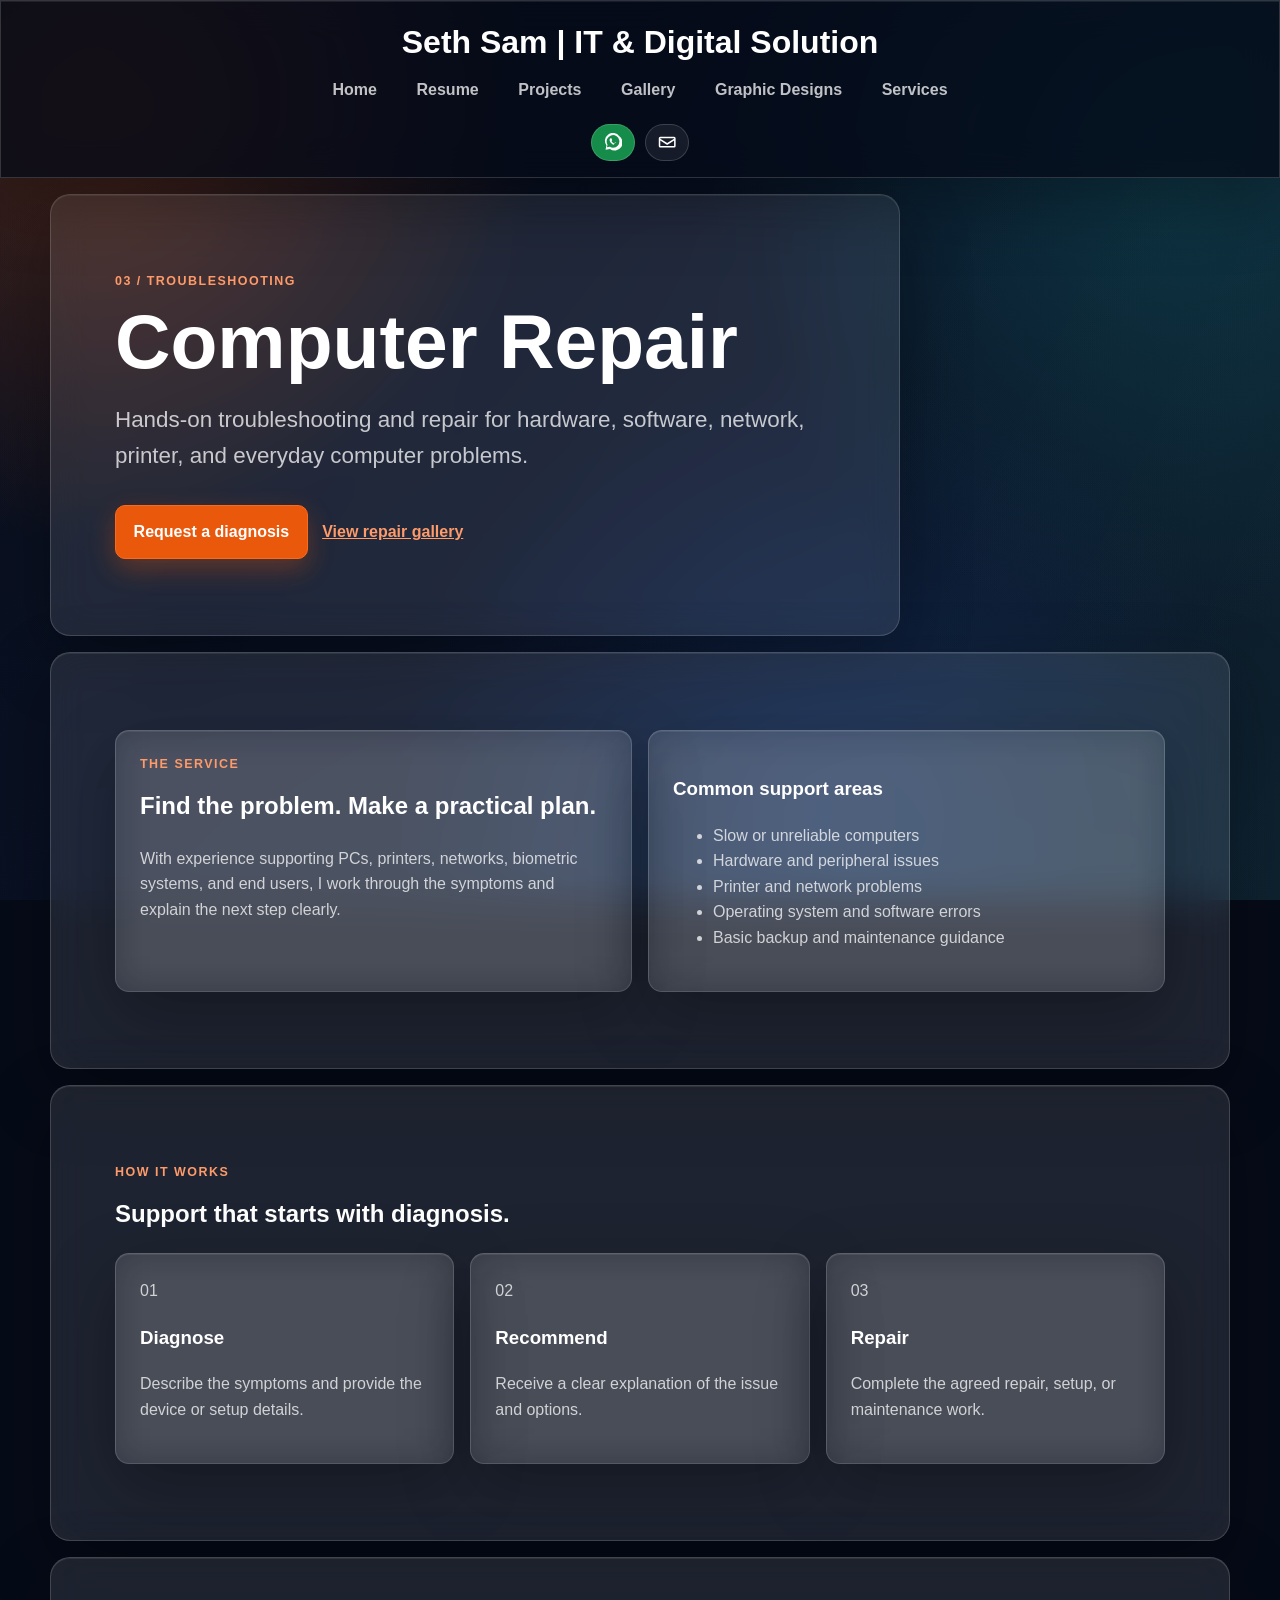
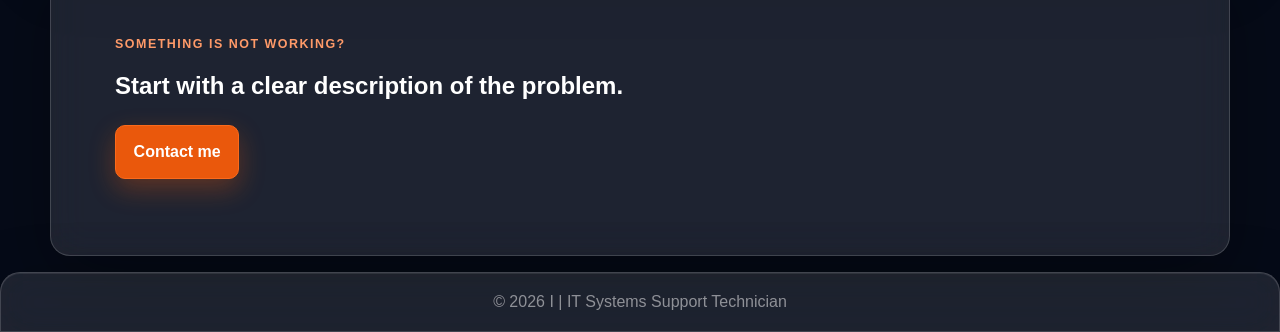
<file: computer-repair.html>
<!DOCTYPE html>
<html lang="en">
<head>
  <meta charset="UTF-8" />
  <meta name="viewport" content="width=device-width, initial-scale=1.0" />
  <title>My Computer Repair Service</title>
  <meta name="description" content="I provide computer repair and troubleshooting support in Port Moresby." />
  <meta property="og:type" content="website" />
  <meta property="og:title" content="My Computer Repair Service" />
  <meta property="og:description" content="Hands-on troubleshooting and repair for hardware, software, network, printer, and computer problems." />
  <meta property="og:image" content="background.jpg" />
  <meta property="og:url" content="https://sethsam675.github.io/sethsam-675/computer-repair.html" />
  <link rel="icon" href="favicon.svg" type="image/svg+xml" />
  <link rel="stylesheet" href="style.css?v=20260905-glass" />
  <script src="script.js" defer></script>
</head>
<body class="site-page">
  <header>
    <h1>Seth Sam | IT &amp; Digital Solution</h1>
    <button class="hamburger" type="button" aria-label="Toggle navigation">&#9776;</button>
    <nav aria-label="Main navigation">
      <ul>
        <li><a href="index.html">Home</a></li>
        <li><a href="resume.html">Resume</a></li>
        <li><a href="projects.html">Projects</a></li>
        <li><a href="gallery.html">Gallery</a></li>
        <li><a href="design.html">Graphic Designs</a></li>
        <li><a href="service-proposal.html" aria-current="page">Services</a></li>
      </ul>
    </nav>
    <div class="top-contact" aria-label="Contact me">
      <a class="top-contact-whatsapp" href="https://wa.me/67570970802" target="_blank" rel="noopener noreferrer" aria-label="Message Seth on WhatsApp at 70970802" title="WhatsApp Seth"><svg class="contact-icon" aria-hidden="true" viewBox="0 0 24 24"><path d="M20 4.2A10 10 0 0 0 3.2 16.3L2 22l5.8-1.2A10 10 0 1 0 20 4.2Zm-8 15.2c-1.6 0-3.1-.5-4.4-1.4l-.3-.2-3.4.7.7-3.3-.2-.3a8.3 8.3 0 1 1 7.6 4.5Zm4.5-6.2c-.2-.1-1.4-.7-1.6-.8-.2-.1-.4-.1-.6.1l-.7.9c-.1.2-.3.2-.5.1-.2-.1-1-.4-1.9-1.2-.7-.6-1.2-1.4-1.3-1.6-.1-.2 0-.3.1-.5l.4-.5c.1-.1.1-.3.2-.4 0-.1 0-.3-.1-.4l-.7-1.6c-.2-.4-.4-.4-.6-.4h-.5c-.2 0-.4.1-.6.3-.2.2-.8.8-.8 2s.8 2.3.9 2.5c.1.2 1.6 2.5 3.9 3.5.5.2 1.4-.6 1.6-1.1.2-.5.2-1 .1-1.1-.1-.1-.2-.2-.4-.3Z" /></svg></a>
      <a class="top-contact-email" href="mailto:sethsam213@gmail.com" aria-label="Email Seth at sethsam213@gmail.com" title="Email Seth"><svg class="contact-icon" aria-hidden="true" viewBox="0 0 24 24"><path d="M3 5h18a2 2 0 0 1 2 2v10a2 2 0 0 1-2 2H3a2 2 0 0 1-2-2V7a2 2 0 0 1 2-2Zm0 2v.5l9 5.6 9-5.6V7H3Zm18 10V9.9l-8.5 5.3a1 1 0 0 1-1 0L3 9.9V17h18Z" /></svg></a>
    </div>
  </header>

  <main class="service-detail-page">
    <section class="page-intro">
      <p class="eyebrow">03 / Troubleshooting</p>
      <h2>Computer Repair</h2>
      <p class="lead">Hands-on troubleshooting and repair for hardware, software, network, printer, and everyday computer problems.</p>
      <div class="action-row"><a class="button button-primary" href="mailto:sethsam213@gmail.com?subject=Computer%20repair%20enquiry">Request a diagnosis</a><a class="text-link" href="gallery.html">View repair gallery</a></div>
    </section>

    <section class="detail-grid">
      <div><p class="eyebrow">The service</p><h2>Find the problem. Make a practical plan.</h2><p>With experience supporting PCs, printers, networks, biometric systems, and end users, I work through the symptoms and explain the next step clearly.</p></div>
      <div class="detail-panel"><h3>Common support areas</h3><ul><li>Slow or unreliable computers</li><li>Hardware and peripheral issues</li><li>Printer and network problems</li><li>Operating system and software errors</li><li>Basic backup and maintenance guidance</li></ul></div>
    </section>

    <section class="process-section"><p class="eyebrow">How it works</p><h2>Support that starts with diagnosis.</h2><div class="process-grid"><article><span>01</span><h3>Diagnose</h3><p>Describe the symptoms and provide the device or setup details.</p></article><article><span>02</span><h3>Recommend</h3><p>Receive a clear explanation of the issue and options.</p></article><article><span>03</span><h3>Repair</h3><p>Complete the agreed repair, setup, or maintenance work.</p></article></div></section>

    <section class="cta-band"><p class="eyebrow">Something is not working?</p><h2>Start with a clear description of the problem.</h2><a class="button button-primary" href="mailto:sethsam213@gmail.com?subject=Computer%20repair%20request">Contact me</a></section>
  </main>

  <footer><p>&copy; 2026 I | IT Systems Support Technician</p></footer>
</body>
</html>
</file>
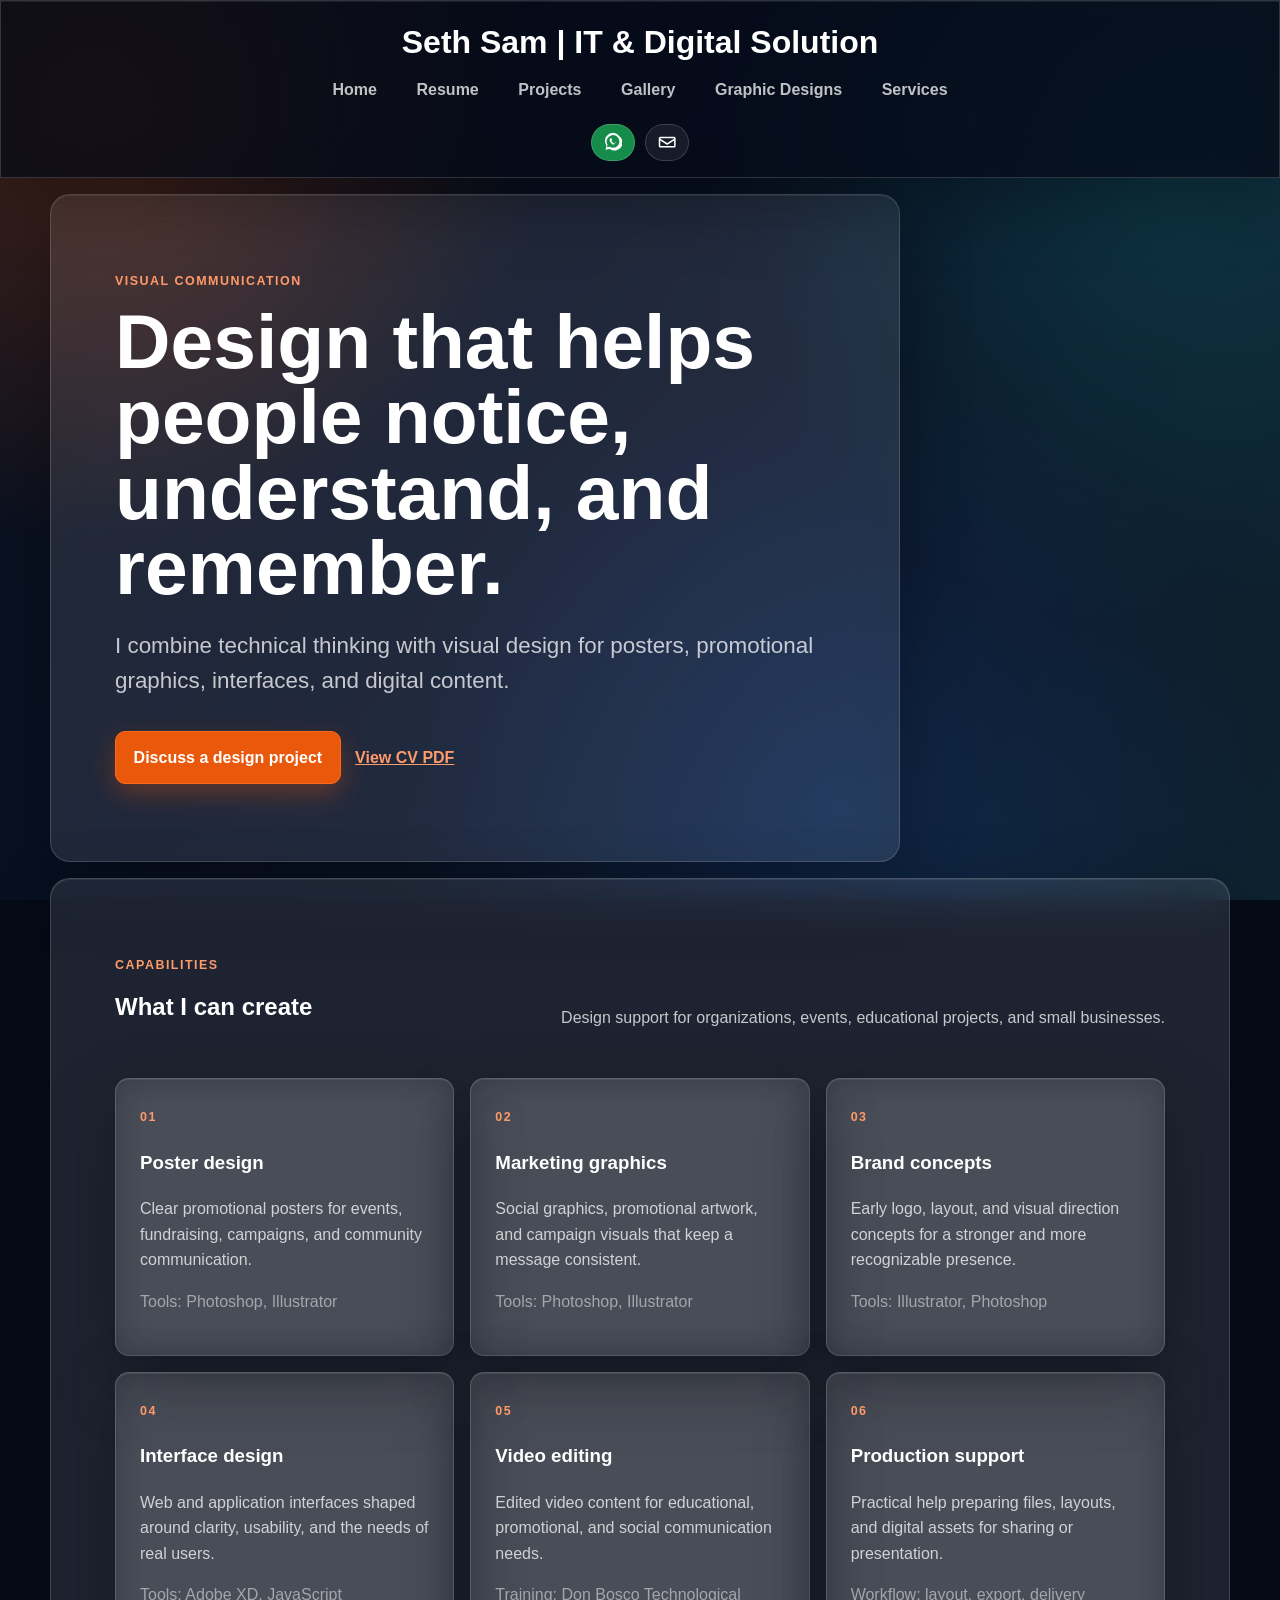
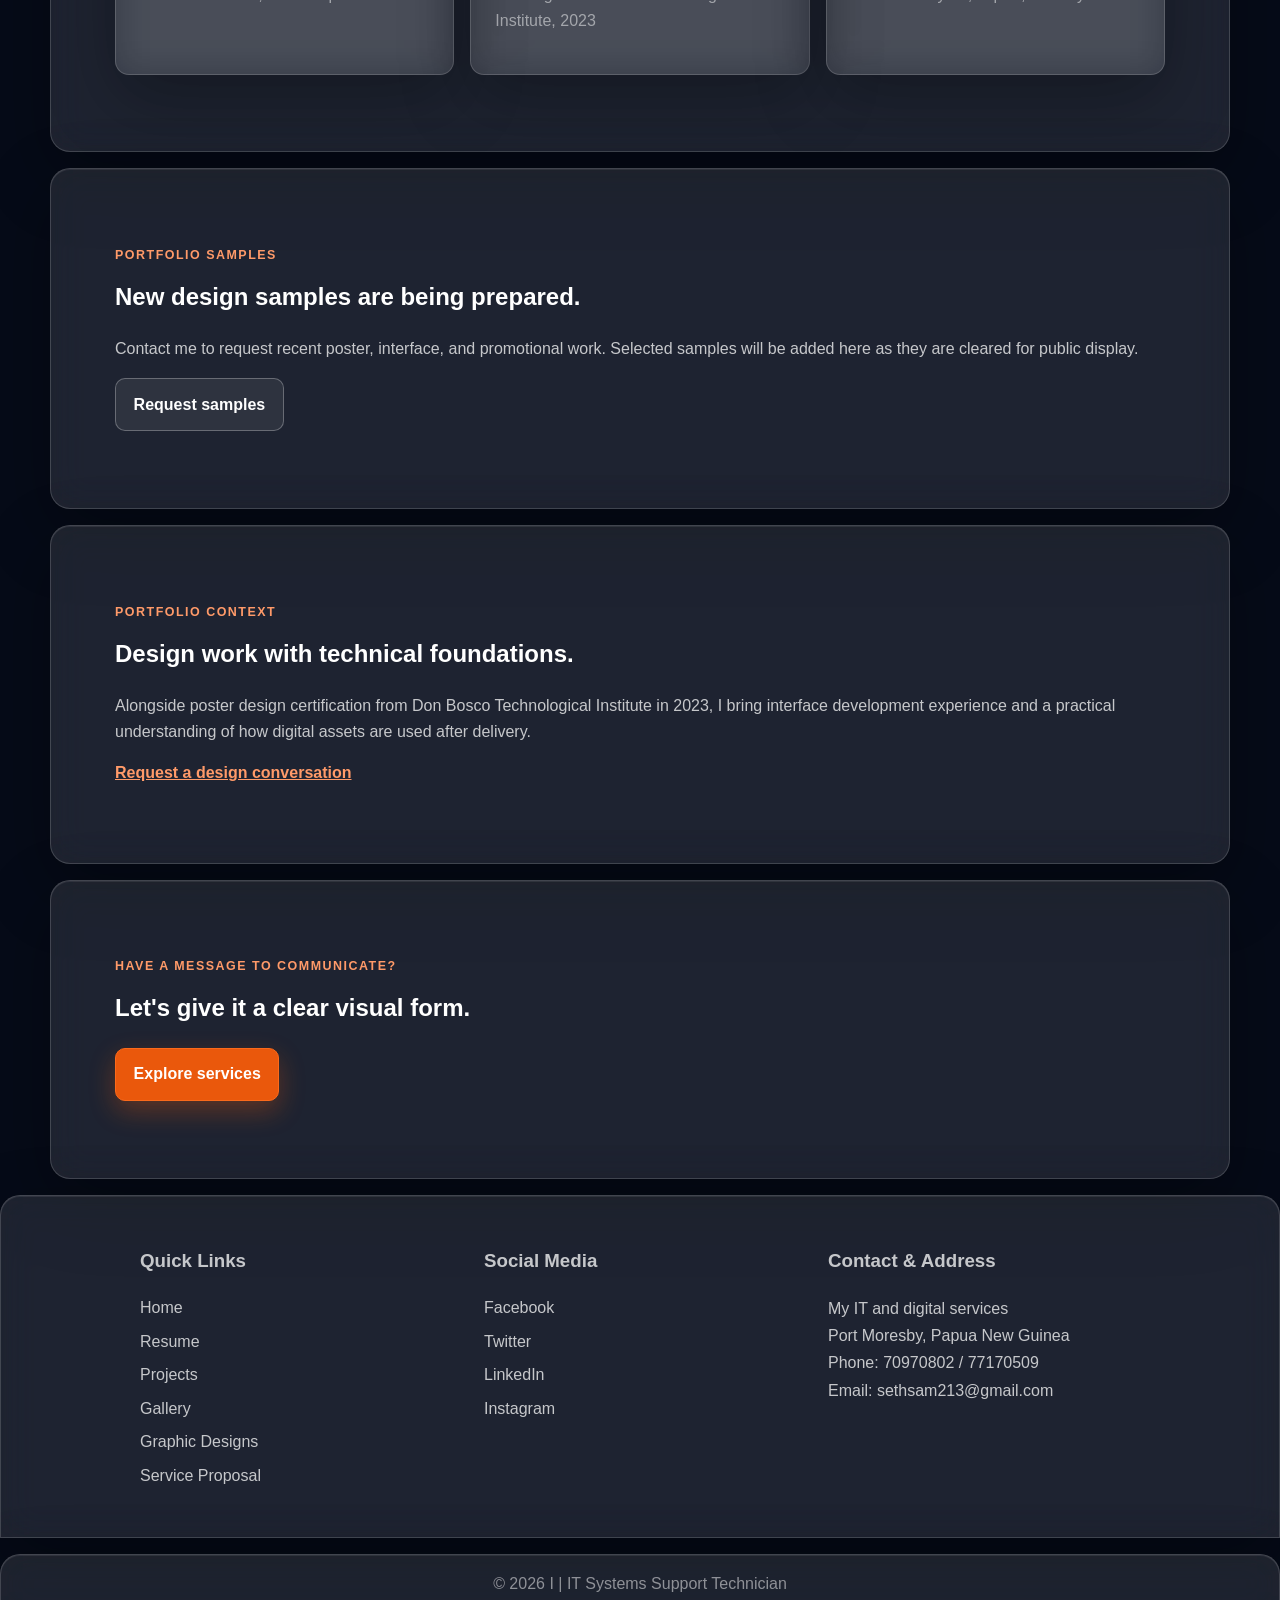
<file: design.html>
<!DOCTYPE html>
<html lang="en">
<head>
  <meta charset="UTF-8" />
  <meta name="viewport" content="width=device-width, initial-scale=1.0" />
  <title>My Graphic Design Services</title>
  <meta name="description" content="Explore my graphic design, poster design, branding, and visual communication capabilities." />
  <meta property="og:type" content="website" />
  <meta property="og:title" content="My Graphic Design Services" />
  <meta property="og:description" content="Poster design, marketing graphics, brand concepts, interface design, and video editing capabilities." />
  <meta property="og:image" content="background.jpg" />
  <meta property="og:url" content="https://sethsam675.github.io/sethsam-675/design.html" />
  <link rel="icon" href="favicon.svg" type="image/svg+xml" />
  <link rel="stylesheet" href="style.css?v=20260905-glass" />
  <script src="script.js" defer></script>
</head>
<body class="site-page">
  <header>
  <h1>Seth Sam | IT &amp; Digital Solution</h1>
    <button class="hamburger" type="button" aria-label="Toggle navigation">&#9776;</button>
    <nav aria-label="Main navigation">
      <ul>
        <li><a href="index.html">Home</a></li>
        <li><a href="resume.html">Resume</a></li>
        <li><a href="projects.html">Projects</a></li>
        <li><a href="gallery.html">Gallery</a></li>
        <li><a href="design.html" aria-current="page">Graphic Designs</a></li>
        <li><a href="service-proposal.html">Services</a></li>
      </ul>
    </nav>
    <div class="top-contact" aria-label="Contact me">
      <a class="top-contact-whatsapp" href="https://wa.me/67570970802" target="_blank" rel="noopener noreferrer" aria-label="Message Seth on WhatsApp at 70970802" title="WhatsApp Seth"><svg class="contact-icon" aria-hidden="true" viewBox="0 0 24 24"><path d="M20 4.2A10 10 0 0 0 3.2 16.3L2 22l5.8-1.2A10 10 0 1 0 20 4.2Zm-8 15.2c-1.6 0-3.1-.5-4.4-1.4l-.3-.2-3.4.7.7-3.3-.2-.3a8.3 8.3 0 1 1 7.6 4.5Zm4.5-6.2c-.2-.1-1.4-.7-1.6-.8-.2-.1-.4-.1-.6.1l-.7.9c-.1.2-.3.2-.5.1-.2-.1-1-.4-1.9-1.2-.7-.6-1.2-1.4-1.3-1.6-.1-.2 0-.3.1-.5l.4-.5c.1-.1.1-.3.2-.4 0-.1 0-.3-.1-.4l-.7-1.6c-.2-.4-.4-.4-.6-.4h-.5c-.2 0-.4.1-.6.3-.2.2-.8.8-.8 2s.8 2.3.9 2.5c.1.2 1.6 2.5 3.9 3.5.5.2 1.4-.6 1.6-1.1.2-.5.2-1 .1-1.1-.1-.1-.2-.2-.4-.3Z" /></svg></a>
      <a class="top-contact-email" href="mailto:sethsam213@gmail.com" aria-label="Email Seth at sethsam213@gmail.com" title="Email Seth"><svg class="contact-icon" aria-hidden="true" viewBox="0 0 24 24"><path d="M3 5h18a2 2 0 0 1 2 2v10a2 2 0 0 1-2 2H3a2 2 0 0 1-2-2V7a2 2 0 0 1 2-2Zm0 2v.5l9 5.6 9-5.6V7H3Zm18 10V9.9l-8.5 5.3a1 1 0 0 1-1 0L3 9.9V17h18Z" /></svg></a>
    </div>
  </header>
  <main class="design-page">
    <section class="page-intro">
      <p class="eyebrow">Visual communication</p>
      <h2>Design that helps people notice, understand, and remember.</h2>
      <p class="lead">I combine technical thinking with visual design for posters, promotional graphics, interfaces, and digital content.</p>
      <div class="action-row"><a class="button button-primary" href="mailto:sethsam213@gmail.com?subject=Graphic%20design%20enquiry">Discuss a design project</a><a class="text-link" href="Seth_Sam_CV.pdf" target="_blank" rel="noopener noreferrer">View CV PDF</a></div>
    </section>

    <section class="design-capabilities">
      <div class="section-heading"><div><p class="eyebrow">Capabilities</p><h2>What I can create</h2></div><p>Design support for organizations, events, educational projects, and small businesses.</p></div>
      <div class="capability-grid">
        <article><span class="capability-number">01</span><h3>Poster design</h3><p>Clear promotional posters for events, fundraising, campaigns, and community communication.</p><p class="tool-note">Tools: Photoshop, Illustrator</p></article>
        <article><span class="capability-number">02</span><h3>Marketing graphics</h3><p>Social graphics, promotional artwork, and campaign visuals that keep a message consistent.</p><p class="tool-note">Tools: Photoshop, Illustrator</p></article>
        <article><span class="capability-number">03</span><h3>Brand concepts</h3><p>Early logo, layout, and visual direction concepts for a stronger and more recognizable presence.</p><p class="tool-note">Tools: Illustrator, Photoshop</p></article>
        <article><span class="capability-number">04</span><h3>Interface design</h3><p>Web and application interfaces shaped around clarity, usability, and the needs of real users.</p><p class="tool-note">Tools: Adobe XD, JavaScript</p></article>
        <article><span class="capability-number">05</span><h3>Video editing</h3><p>Edited video content for educational, promotional, and social communication needs.</p><p class="tool-note">Training: Don Bosco Technological Institute, 2023</p></article>
        <article><span class="capability-number">06</span><h3>Production support</h3><p>Practical help preparing files, layouts, and digital assets for sharing or presentation.</p><p class="tool-note">Workflow: layout, export, delivery</p></article>
      </div>
    </section>

    <section class="design-status">
      <p class="eyebrow">Portfolio samples</p>
      <h2>New design samples are being prepared.</h2>
      <p>Contact me to request recent poster, interface, and promotional work. Selected samples will be added here as they are cleared for public display.</p>
      <a class="button button-secondary" href="mailto:sethsam213@gmail.com?subject=Request%20for%20design%20samples">Request samples</a>
    </section>

    <section class="design-notes"><p class="eyebrow">Portfolio context</p><h2>Design work with technical foundations.</h2><p>Alongside poster design certification from Don Bosco Technological Institute in 2023, I bring interface development experience and a practical understanding of how digital assets are used after delivery.</p><a class="section-link" href="mailto:sethsam213@gmail.com?subject=Graphic%20design%20enquiry">Request a design conversation</a></section>

    <section class="cta-band"><p class="eyebrow">Have a message to communicate?</p><h2>Let's give it a clear visual form.</h2><a class="button button-primary" href="service-proposal.html">Explore services</a></section>
  </main>

  <!-- Quick Links, Social Media, and Address Section -->
  <section id="quick-links-address">
    <div class="footer-container">
      <div class="footer-column">
        <h3>Quick Links</h3>
        <ul class="footer-links">
          <li><a href="index.html">Home</a></li>
          <li><a href="resume.html">Resume</a></li>
          <li><a href="projects.html">Projects</a></li>
          <li><a href="gallery.html">Gallery</a></li>
          <li><a href="design.html">Graphic Designs</a></li>
          <li><a href="service-proposal.html">Service Proposal</a></li>
        </ul>
      </div>
      <div class="footer-column">
        <h3>Social Media</h3>
        <ul class="footer-social">
          <li><a href="https://facebook.com/" target="_blank" rel="noopener noreferrer">Facebook</a></li>
          <li><a href="https://twitter.com/" target="_blank" rel="noopener noreferrer">Twitter</a></li>
          <li><a href="https://linkedin.com/" target="_blank" rel="noopener noreferrer">LinkedIn</a></li>
          <li><a href="https://instagram.com/" target="_blank" rel="noopener noreferrer">Instagram</a></li>
        </ul>
      </div>
      <div class="footer-column">
        <h3>Contact & Address</h3>
        <address>
          My IT and digital services<br>
          Port Moresby, Papua New Guinea<br>
          Phone: 70970802 / 77170509<br>
          Email: <a href="mailto:sethsam213@gmail.com">sethsam213@gmail.com</a>
        </address>
      </div>
    </div>
  </section>

  <footer>
    <p>&copy; 2026 I | IT Systems Support Technician</p>
  </footer>
</body>
</html>
</file>
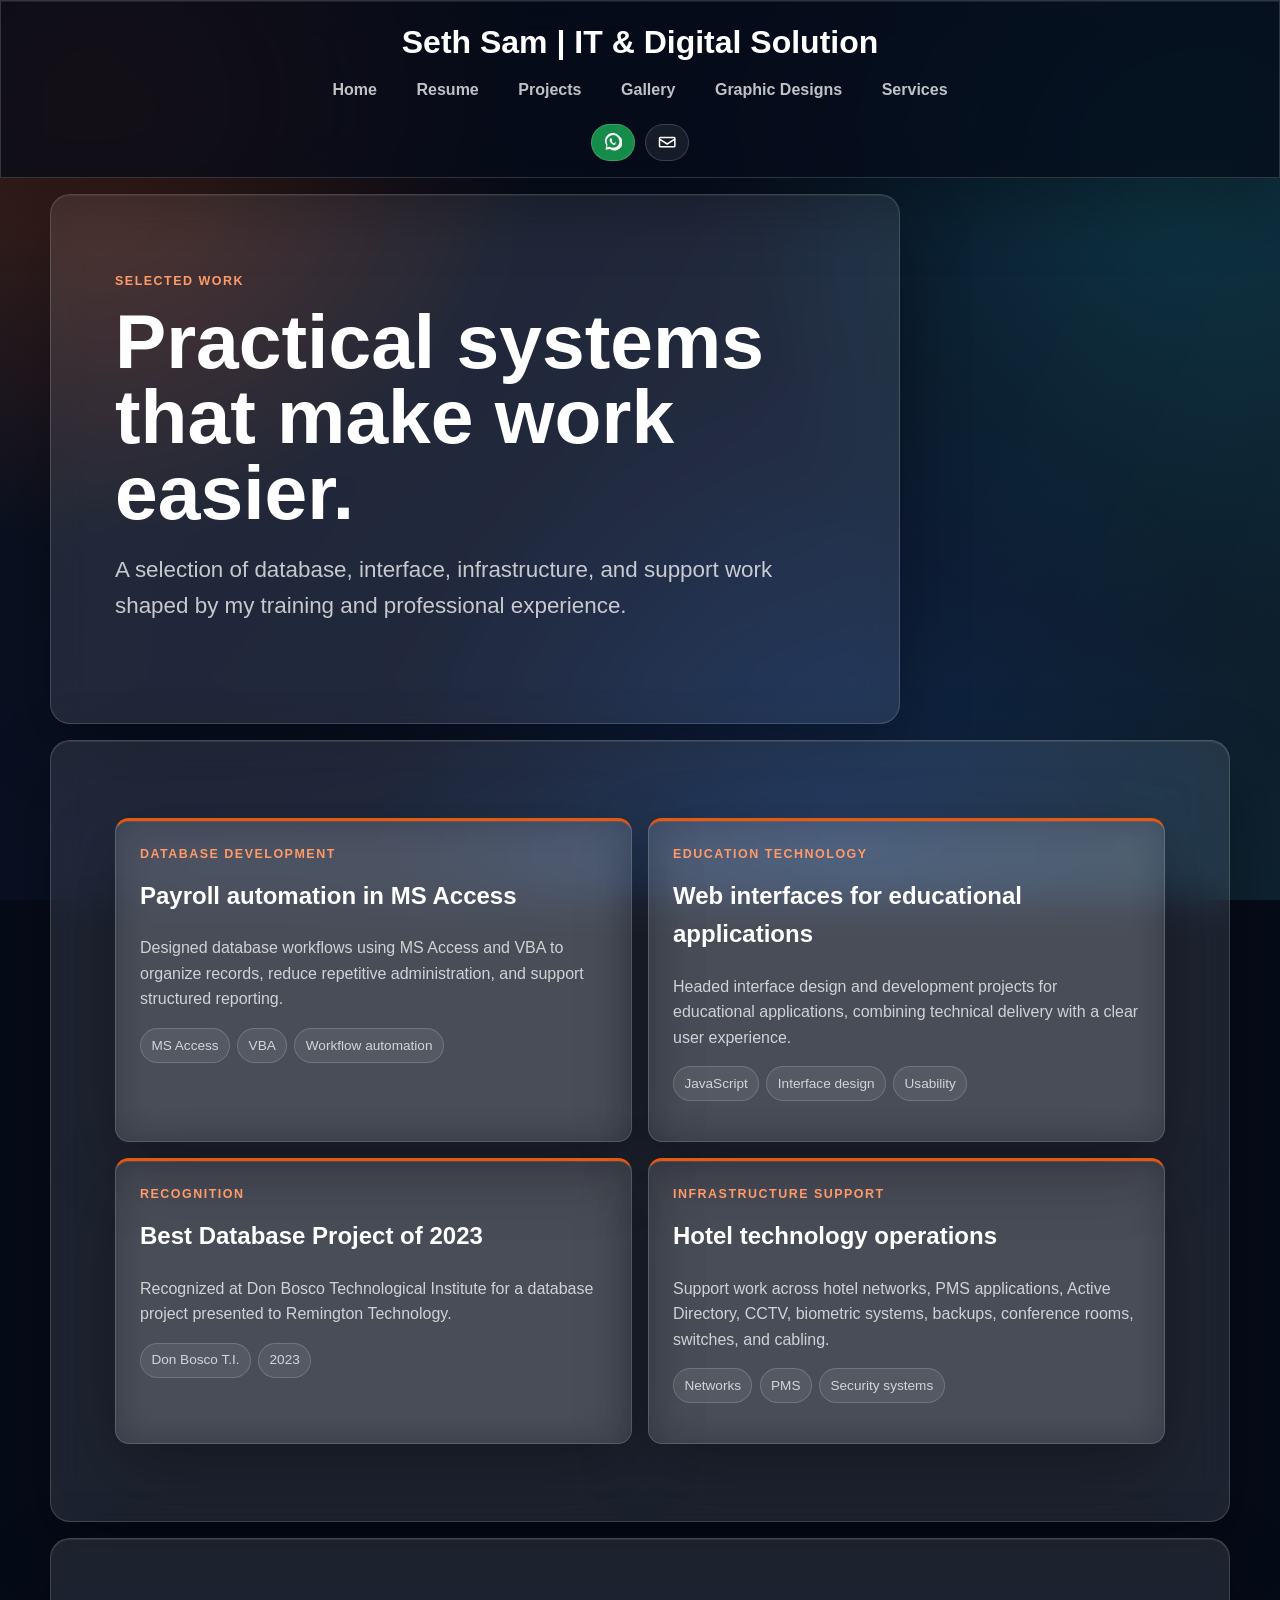
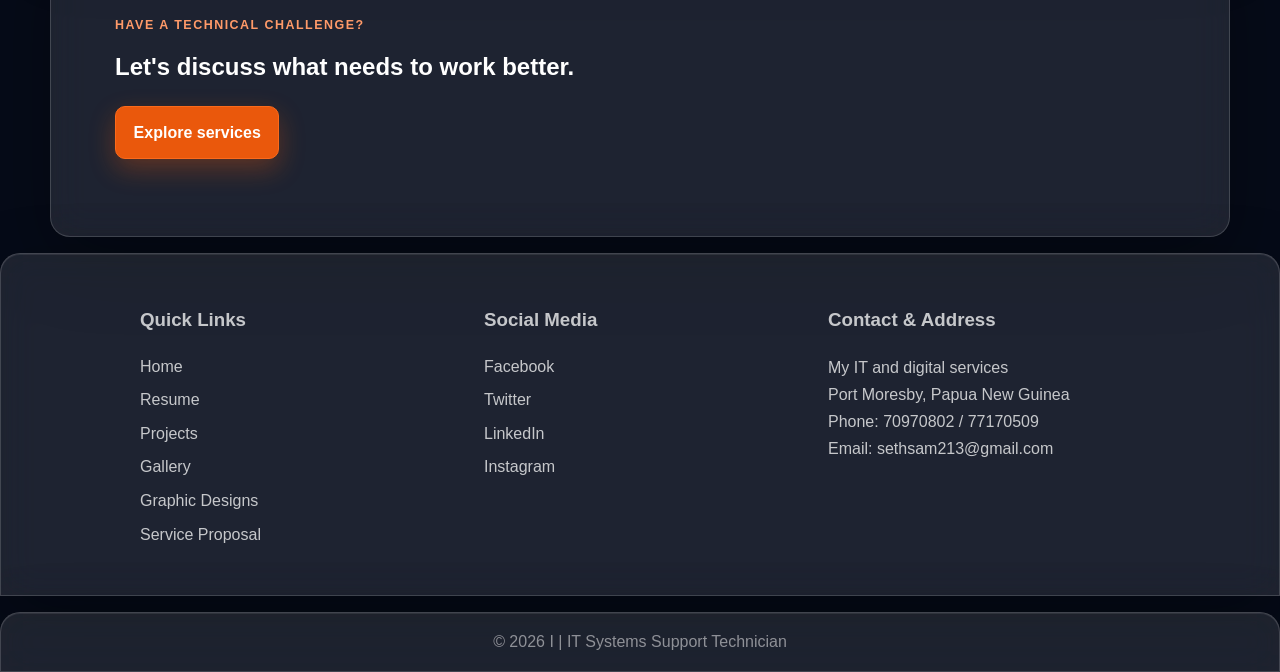
<file: projects.html>
<!DOCTYPE html>
<html lang="en">
<head>
  <meta charset="UTF-8" />
  <meta name="viewport" content="width=device-width, initial-scale=1.0" />
  <title>My Projects | IT and Digital Solutions</title>
  <meta name="description" content="Explore my database, web interface, infrastructure, and technical support project highlights." />
  <meta property="og:type" content="website" />
  <meta property="og:title" content="My Projects | IT and Digital Solutions" />
  <meta property="og:description" content="Database, web interface, infrastructure, and technical support project highlights from my work." />
  <meta property="og:image" content="background.jpg" />
  <meta property="og:url" content="https://sethsam675.github.io/sethsam-675/projects.html" />
  <link rel="icon" href="favicon.svg" type="image/svg+xml" />
  <link rel="stylesheet" href="style.css?v=20260905-glass" />
  <script src="script.js" defer></script>
</head>
<body class="site-page">
  <header>
    <h1>Seth Sam | IT &amp; Digital Solution</h1>
    <button class="hamburger" aria-label="Toggle navigation">&#9776;</button>
    <nav>
      <ul>
        <li><a href="index.html">Home</a></li>
        <li><a href="resume.html">Resume</a></li>
        <li><a href="projects.html">Projects</a></li>
        <li><a href="gallery.html">Gallery</a></li>
        <li><a href="design.html">Graphic Designs</a></li>
        <li><a href="service-proposal.html">Services</a></li>
      </ul>
    </nav>
    <div class="top-contact" aria-label="Contact me">
      <a class="top-contact-whatsapp" href="https://wa.me/67570970802" target="_blank" rel="noopener noreferrer" aria-label="Message Seth on WhatsApp at 70970802" title="WhatsApp Seth"><svg class="contact-icon" aria-hidden="true" viewBox="0 0 24 24"><path d="M20 4.2A10 10 0 0 0 3.2 16.3L2 22l5.8-1.2A10 10 0 1 0 20 4.2Zm-8 15.2c-1.6 0-3.1-.5-4.4-1.4l-.3-.2-3.4.7.7-3.3-.2-.3a8.3 8.3 0 1 1 7.6 4.5Zm4.5-6.2c-.2-.1-1.4-.7-1.6-.8-.2-.1-.4-.1-.6.1l-.7.9c-.1.2-.3.2-.5.1-.2-.1-1-.4-1.9-1.2-.7-.6-1.2-1.4-1.3-1.6-.1-.2 0-.3.1-.5l.4-.5c.1-.1.1-.3.2-.4 0-.1 0-.3-.1-.4l-.7-1.6c-.2-.4-.4-.4-.6-.4h-.5c-.2 0-.4.1-.6.3-.2.2-.8.8-.8 2s.8 2.3.9 2.5c.1.2 1.6 2.5 3.9 3.5.5.2.9.4 1.2.5.5.2 1.4-.6 1.6-1.1.2-.5.2-1 .1-1.1-.1-.1-.2-.2-.4-.3Z" /></svg></a>
      <a class="top-contact-email" href="mailto:sethsam213@gmail.com" aria-label="Email Seth at sethsam213@gmail.com" title="Email Seth"><svg class="contact-icon" aria-hidden="true" viewBox="0 0 24 24"><path d="M3 5h18a2 2 0 0 1 2 2v10a2 2 0 0 1-2 2H3a2 2 0 0 1-2-2V7a2 2 0 0 1 2-2Zm0 2v.5l9 5.6 9-5.6V7H3Zm18 10V9.9l-8.5 5.3a1 1 0 0 1-1 0L3 9.9V17h18Z" /></svg></a>
    </div>
  </header>
  <main>
    <section class="page-intro">
      <p class="eyebrow">Selected work</p>
      <h2>Practical systems that make work easier.</h2>
      <p class="lead">A selection of database, interface, infrastructure, and support work shaped by my training and professional experience.</p>
    </section>

    <section class="project-list">
      <article class="project-card"><p class="eyebrow">Database development</p><h2>Payroll automation in MS Access</h2><p>Designed database workflows using MS Access and VBA to organize records, reduce repetitive administration, and support structured reporting.</p><p class="tag-row"><span>MS Access</span><span>VBA</span><span>Workflow automation</span></p></article>
      <article class="project-card"><p class="eyebrow">Education technology</p><h2>Web interfaces for educational applications</h2><p>Headed interface design and development projects for educational applications, combining technical delivery with a clear user experience.</p><p class="tag-row"><span>JavaScript</span><span>Interface design</span><span>Usability</span></p></article>
      <article class="project-card"><p class="eyebrow">Recognition</p><h2>Best Database Project of 2023</h2><p>Recognized at Don Bosco Technological Institute for a database project presented to Remington Technology.</p><p class="tag-row"><span>Don Bosco T.I.</span><span>2023</span></p></article>
      <article class="project-card"><p class="eyebrow">Infrastructure support</p><h2>Hotel technology operations</h2><p>Support work across hotel networks, PMS applications, Active Directory, CCTV, biometric systems, backups, conference rooms, switches, and cabling.</p><p class="tag-row"><span>Networks</span><span>PMS</span><span>Security systems</span></p></article>
    </section>

    <section class="cta-band"><p class="eyebrow">Have a technical challenge?</p><h2>Let's discuss what needs to work better.</h2><a class="button button-primary" href="service-proposal.html">Explore services</a></section>
  </main>
  
  
  <!-- Quick Links, Social Media, and Address Section -->
  <section id="quick-links-address">
    <div class="footer-container">
      <div class="footer-column">
        <h3>Quick Links</h3>
        <ul class="footer-links">
          <li><a href="index.html">Home</a></li>
          <li><a href="resume.html">Resume</a></li>
          <li><a href="projects.html">Projects</a></li>
          <li><a href="gallery.html">Gallery</a></li>
          <li><a href="design.html">Graphic Designs</a></li>
          <li><a href="service-proposal.html">Service Proposal</a></li>
        </ul>
      </div>
      <div class="footer-column">
        <h3>Social Media</h3>
        <ul class="footer-social">
          <li><a href="https://facebook.com/" target="_blank" rel="noopener noreferrer">Facebook</a></li>
          <li><a href="https://twitter.com/" target="_blank" rel="noopener noreferrer">Twitter</a></li>
          <li><a href="https://linkedin.com/" target="_blank" rel="noopener noreferrer">LinkedIn</a></li>
          <li><a href="https://instagram.com/" target="_blank" rel="noopener noreferrer">Instagram</a></li>
        </ul>
      </div>
      <div class="footer-column">
        <h3>Contact & Address</h3>
        <address>
          My IT and digital services<br>
          Port Moresby, Papua New Guinea<br>
          Phone: 70970802 / 77170509<br>
          Email: <a href="mailto:sethsam213@gmail.com">sethsam213@gmail.com</a>
        </address>
      </div>
    </div>
  </section>


  <footer>
    <p>&copy; 2026 I | IT Systems Support Technician</p>
  </footer>
</body>
</html>
</file>
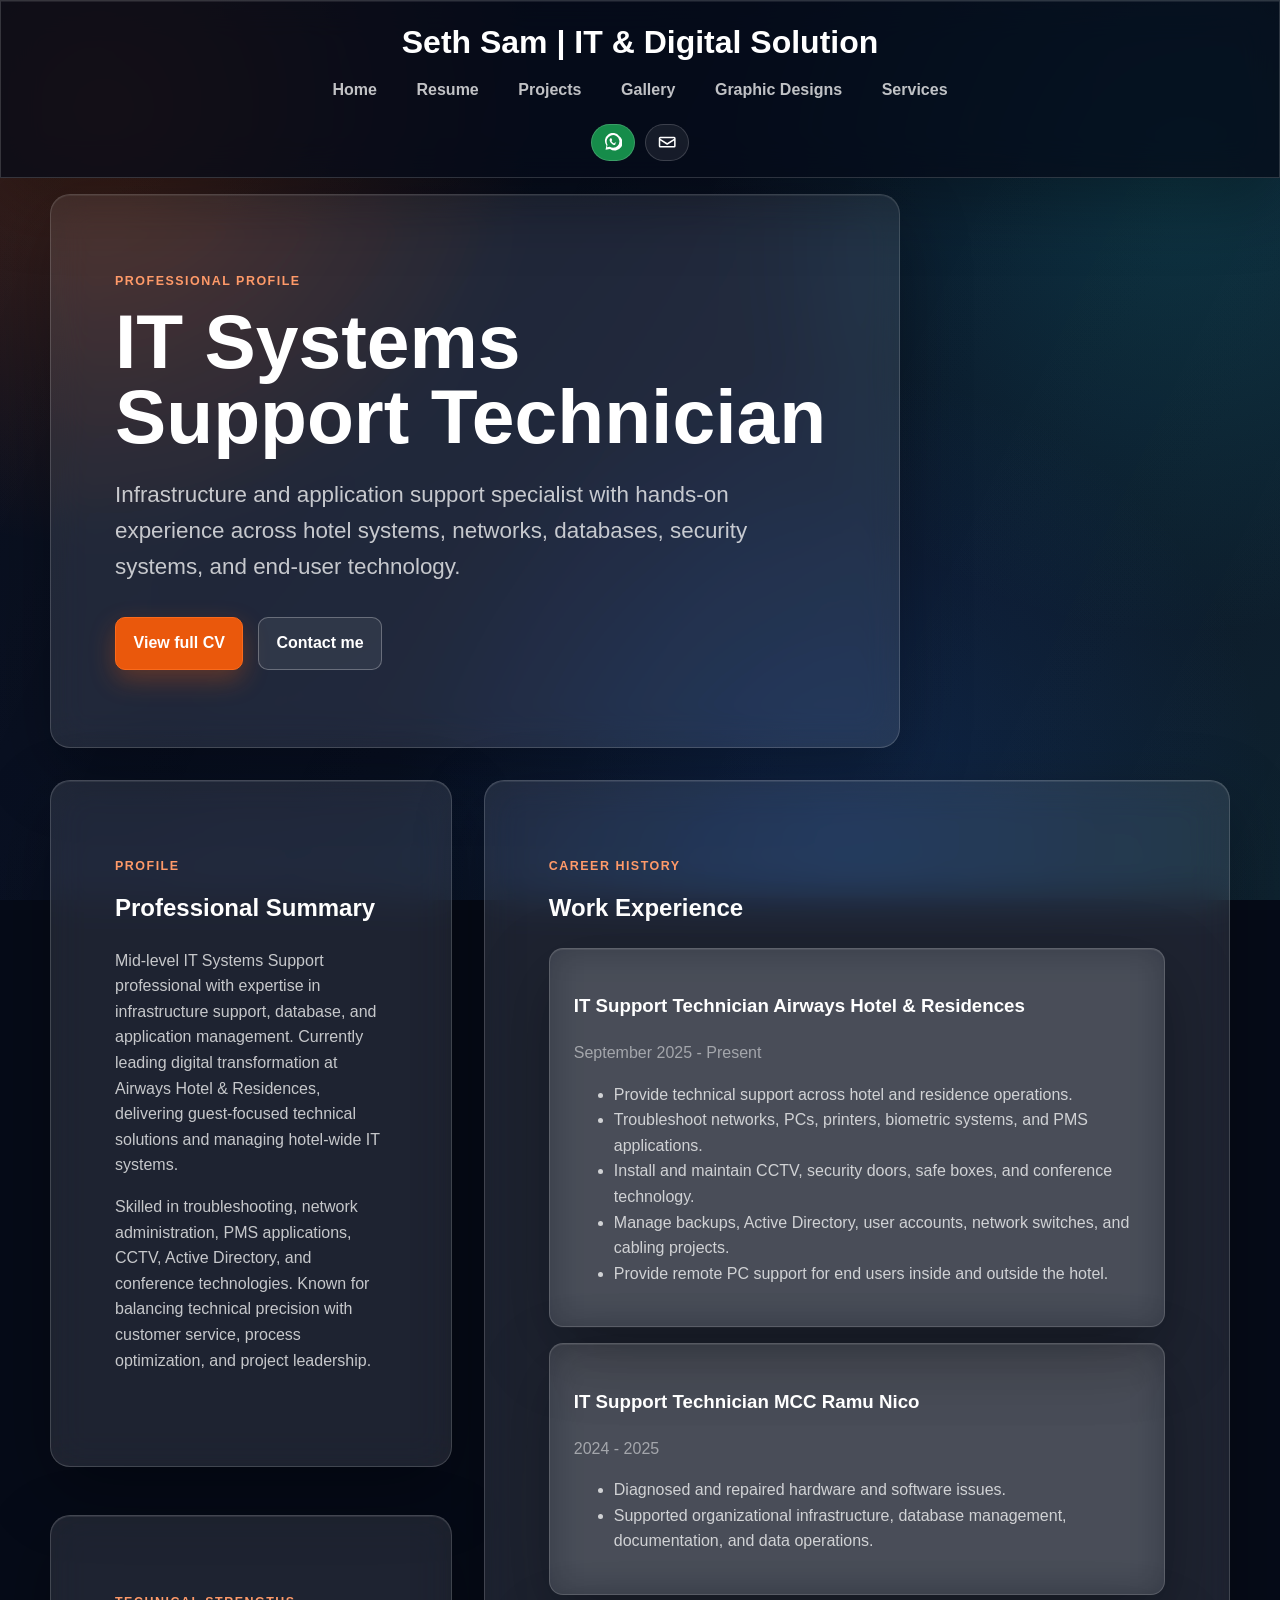
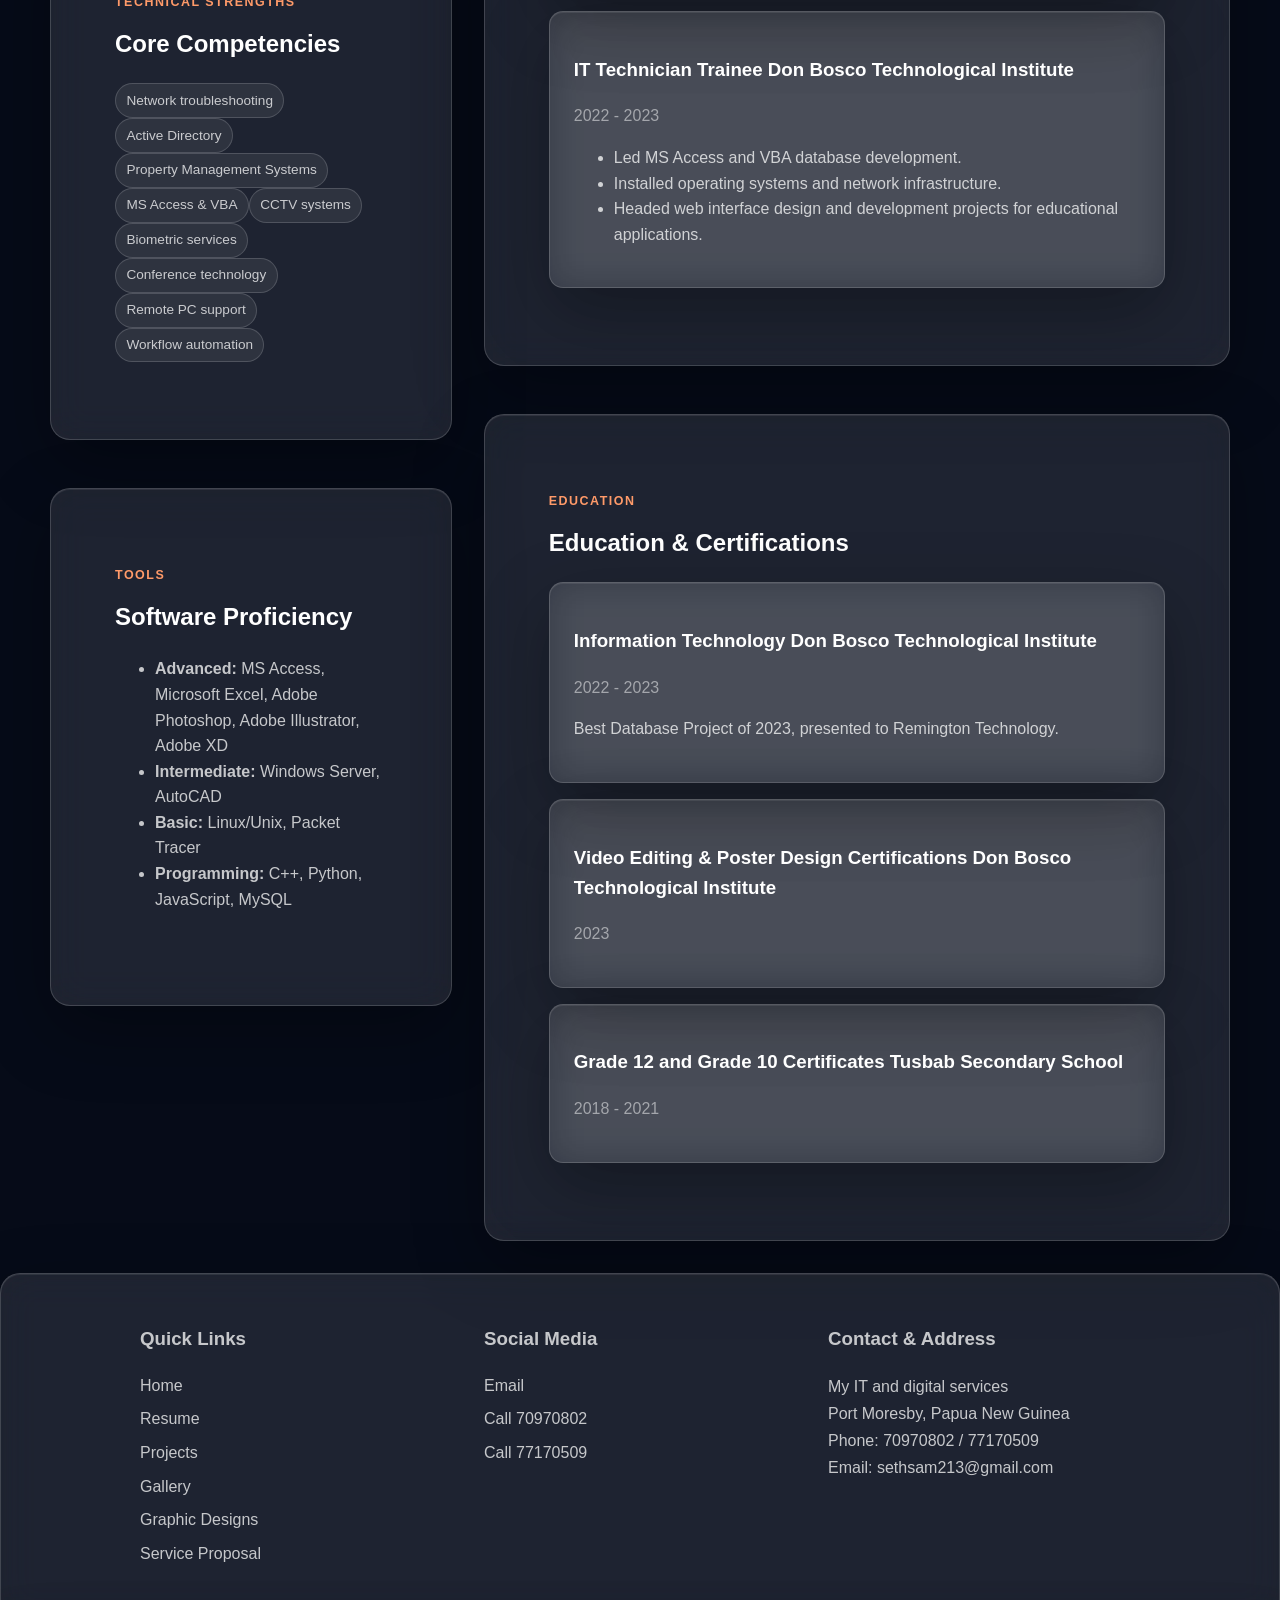
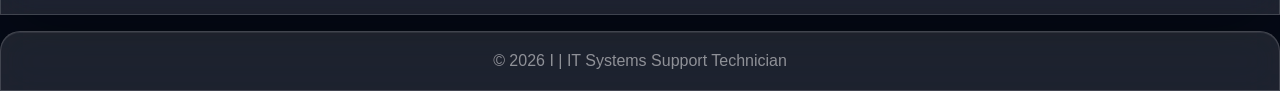
<file: resume.html>
<!DOCTYPE html>
<html lang="en">
<head>
  <meta charset="UTF-8" />
  <meta name="viewport" content="width=device-width, initial-scale=1.0" />
  <title>My Resume | IT Systems Support Technician</title>
  <meta name="description" content="View my experience as an IT Systems Support Technician across infrastructure, applications, networks, databases, and security systems." />
  <meta property="og:type" content="website" />
  <meta property="og:title" content="My Resume | IT Systems Support Technician" />
  <meta property="og:description" content="My professional experience, technical competencies, education, and certifications." />
  <meta property="og:image" content="background.jpg" />
  <meta property="og:url" content="https://sethsam675.github.io/sethsam-675/resume.html" />
  <link rel="icon" href="favicon.svg" type="image/svg+xml" />
  <link rel="stylesheet" href="style.css?v=20260905-glass" />
  <script src="script.js" defer></script>
</head>
<body class="site-page">
  <header>
    <h1>Seth Sam | IT &amp; Digital Solution</h1>
    <button class="hamburger" aria-label="Toggle navigation">&#9776;</button>
    <nav>
      <ul>
        <li><a href="index.html">Home</a></li>
        <li><a href="resume.html">Resume</a></li>
        <li><a href="projects.html">Projects</a></li>
        <li><a href="gallery.html">Gallery</a></li>
        <li><a href="design.html">Graphic Designs</a></li>
        <li><a href="service-proposal.html">Services</a></li>
      </ul>
    </nav>
    <div class="top-contact" aria-label="Contact me">
      <a class="top-contact-whatsapp" href="https://wa.me/67570970802" target="_blank" rel="noopener noreferrer" aria-label="Message Seth on WhatsApp at 70970802" title="WhatsApp Seth"><svg class="contact-icon" aria-hidden="true" viewBox="0 0 24 24"><path d="M20 4.2A10 10 0 0 0 3.2 16.3L2 22l5.8-1.2A10 10 0 1 0 20 4.2Zm-8 15.2c-1.6 0-3.1-.5-4.4-1.4l-.3-.2-3.4.7.7-3.3-.2-.3a8.3 8.3 0 1 1 7.6 4.5Zm4.5-6.2c-.2-.1-1.4-.7-1.6-.8-.2-.1-.4-.1-.6.1l-.7.9c-.1.2-.3.2-.5.1-.2-.1-1-.4-1.9-1.2-.7-.6-1.2-1.4-1.3-1.6-.1-.2 0-.3.1-.5l.4-.5c.1-.1.1-.3.2-.4 0-.1 0-.3-.1-.4l-.7-1.6c-.2-.4-.4-.4-.6-.4h-.5c-.2 0-.4.1-.6.3-.2.2-.8.8-.8 2s.8 2.3.9 2.5c.1.2 1.6 2.5 3.9 3.5.5.2.9.4 1.2.5.5.2 1.4-.6 1.6-1.1.2-.5.2-1 .1-1.1-.1-.1-.2-.2-.4-.3Z" /></svg></a>
      <a class="top-contact-email" href="mailto:sethsam213@gmail.com" aria-label="Email Seth at sethsam213@gmail.com" title="Email Seth"><svg class="contact-icon" aria-hidden="true" viewBox="0 0 24 24"><path d="M3 5h18a2 2 0 0 1 2 2v10a2 2 0 0 1-2 2H3a2 2 0 0 1-2-2V7a2 2 0 0 1 2-2Zm0 2v.5l9 5.6 9-5.6V7H3Zm18 10V9.9l-8.5 5.3a1 1 0 0 1-1 0L3 9.9V17h18Z" /></svg></a>
    </div>
  </header>
  <main>
    <section class="page-intro">
      <p class="eyebrow">Professional profile</p>
      <h2>IT Systems Support Technician</h2>
      <p class="lead">Infrastructure and application support specialist with hands-on experience across hotel systems, networks, databases, security systems, and end-user technology.</p>
      <div class="action-row">
        <a class="button button-primary" href="Seth_Sam_CV.pdf" target="_blank" rel="noopener noreferrer">View full CV</a>
        <a class="button button-secondary" href="mailto:sethsam213@gmail.com?subject=Professional%20enquiry">Contact me</a>
      </div>
    </section>

    <div class="resume-layout">
      <div>
        <section>
          <p class="eyebrow">Profile</p>
          <h2>Professional Summary</h2>
          <p>Mid-level IT Systems Support professional with expertise in infrastructure support, database, and application management. Currently leading digital transformation at Airways Hotel & Residences, delivering guest-focused technical solutions and managing hotel-wide IT systems.</p>
          <p>Skilled in troubleshooting, network administration, PMS applications, CCTV, Active Directory, and conference technologies. Known for balancing technical precision with customer service, process optimization, and project leadership.</p>
        </section>

        <section>
          <p class="eyebrow">Technical strengths</p>
          <h2>Core Competencies</h2>
          <div class="skill-list">
            <span>Network troubleshooting</span><span>Active Directory</span><span>Property Management Systems</span><span>MS Access & VBA</span><span>CCTV systems</span><span>Biometric services</span><span>Conference technology</span><span>Remote PC support</span><span>Workflow automation</span>
          </div>
        </section>

        <section>
          <p class="eyebrow">Tools</p>
          <h2>Software Proficiency</h2>
          <ul class="clean-list">
            <li><strong>Advanced:</strong> MS Access, Microsoft Excel, Adobe Photoshop, Adobe Illustrator, Adobe XD</li>
            <li><strong>Intermediate:</strong> Windows Server, AutoCAD</li>
            <li><strong>Basic:</strong> Linux/Unix, Packet Tracer</li>
            <li><strong>Programming:</strong> C++, Python, JavaScript, MySQL</li>
          </ul>
        </section>
      </div>

      <div>
        <section>
          <p class="eyebrow">Career history</p>
          <h2>Work Experience</h2>
          <article class="timeline-item">
            <h3>IT Support Technician <span>Airways Hotel &amp; Residences</span></h3>
            <p class="date">September 2025 - Present</p>
            <ul>
              <li>Provide technical support across hotel and residence operations.</li>
              <li>Troubleshoot networks, PCs, printers, biometric systems, and PMS applications.</li>
              <li>Install and maintain CCTV, security doors, safe boxes, and conference technology.</li>
              <li>Manage backups, Active Directory, user accounts, network switches, and cabling projects.</li>
              <li>Provide remote PC support for end users inside and outside the hotel.</li>
            </ul>
          </article>
          <article class="timeline-item">
            <h3>IT Support Technician <span>MCC Ramu Nico</span></h3>
            <p class="date">2024 - 2025</p>
            <ul>
              <li>Diagnosed and repaired hardware and software issues.</li>
              <li>Supported organizational infrastructure, database management, documentation, and data operations.</li>
            </ul>
          </article>
          <article class="timeline-item">
            <h3>IT Technician Trainee <span>Don Bosco Technological Institute</span></h3>
            <p class="date">2022 - 2023</p>
            <ul>
              <li>Led MS Access and VBA database development.</li>
              <li>Installed operating systems and network infrastructure.</li>
              <li>Headed web interface design and development projects for educational applications.</li>
            </ul>
          </article>
        </section>

        <section>
          <p class="eyebrow">Education</p>
          <h2>Education & Certifications</h2>
          <article class="timeline-item"><h3>Information Technology <span>Don Bosco Technological Institute</span></h3><p class="date">2022 - 2023</p><p>Best Database Project of 2023, presented to Remington Technology.</p></article>
          <article class="timeline-item"><h3>Video Editing & Poster Design Certifications <span>Don Bosco Technological Institute</span></h3><p class="date">2023</p></article>
          <article class="timeline-item"><h3>Grade 12 and Grade 10 Certificates <span>Tusbab Secondary School</span></h3><p class="date">2018 - 2021</p></article>
        </section>
      </div>
    </div>
  </main>


  <!-- Quick Links, Social Media, and Address Section -->
  <section id="quick-links-address">
    <div class="footer-container">
      <div class="footer-column">
        <h3>Quick Links</h3>
        <ul class="footer-links">
          <li><a href="index.html">Home</a></li>
          <li><a href="resume.html">Resume</a></li>
          <li><a href="projects.html">Projects</a></li>
          <li><a href="gallery.html">Gallery</a></li>
          <li><a href="design.html">Graphic Designs</a></li>
          <li><a href="service-proposal.html">Service Proposal</a></li>
        </ul>
      </div>
      <div class="footer-column">
        <h3>Social Media</h3>
        <ul class="footer-social">
          <li><a href="mailto:sethsam213@gmail.com">Email</a></li>
          <li><a href="tel:+67570970802">Call 70970802</a></li>
          <li><a href="tel:+67577170509">Call 77170509</a></li>
        </ul>
      </div>
      <div class="footer-column">
        <h3>Contact & Address</h3>
        <address>
          My IT and digital services<br>
          Port Moresby, Papua New Guinea<br>
          Phone: 70970802 / 77170509<br>
          Email: <a href="mailto:sethsam213@gmail.com">sethsam213@gmail.com</a>
        </address>
      </div>
    </div>
  </section>

<footer>
    <p>&copy; 2026 I | IT Systems Support Technician</p>
  </footer>
</body>
</html>
</file>
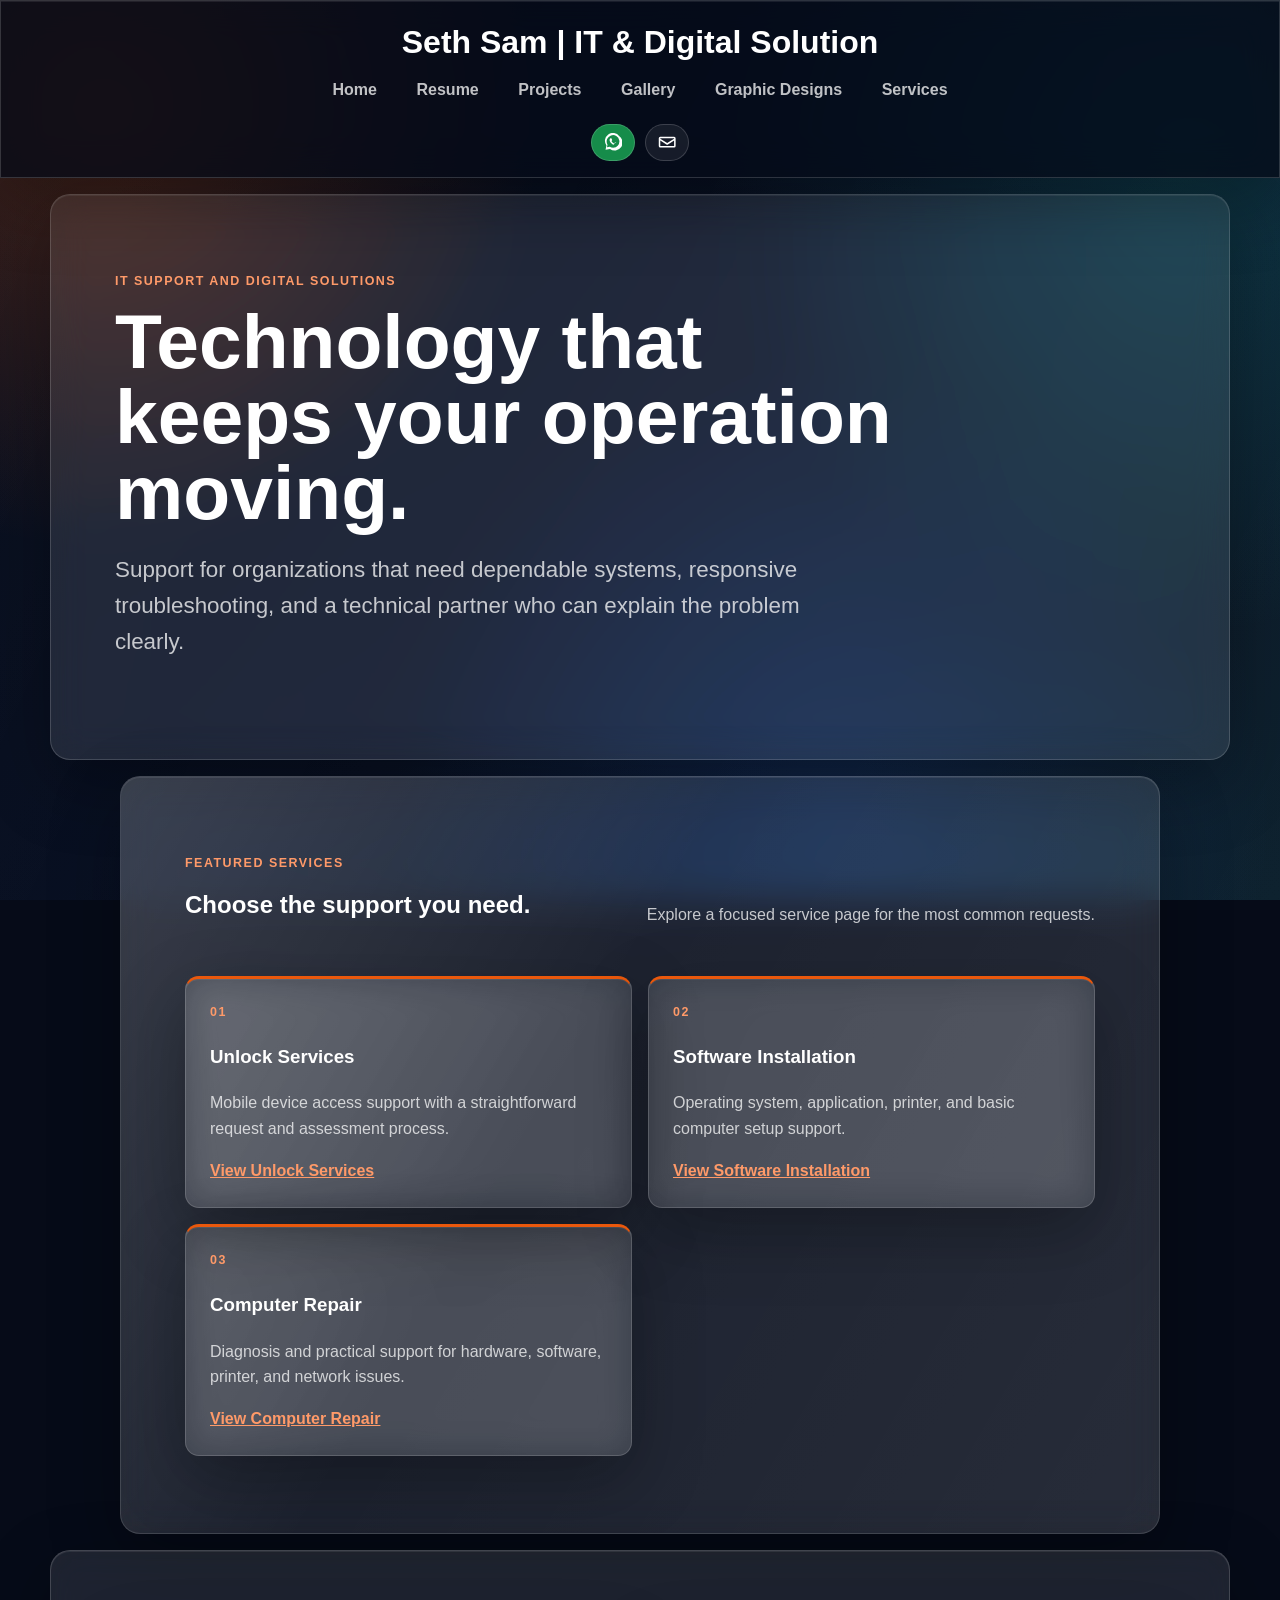
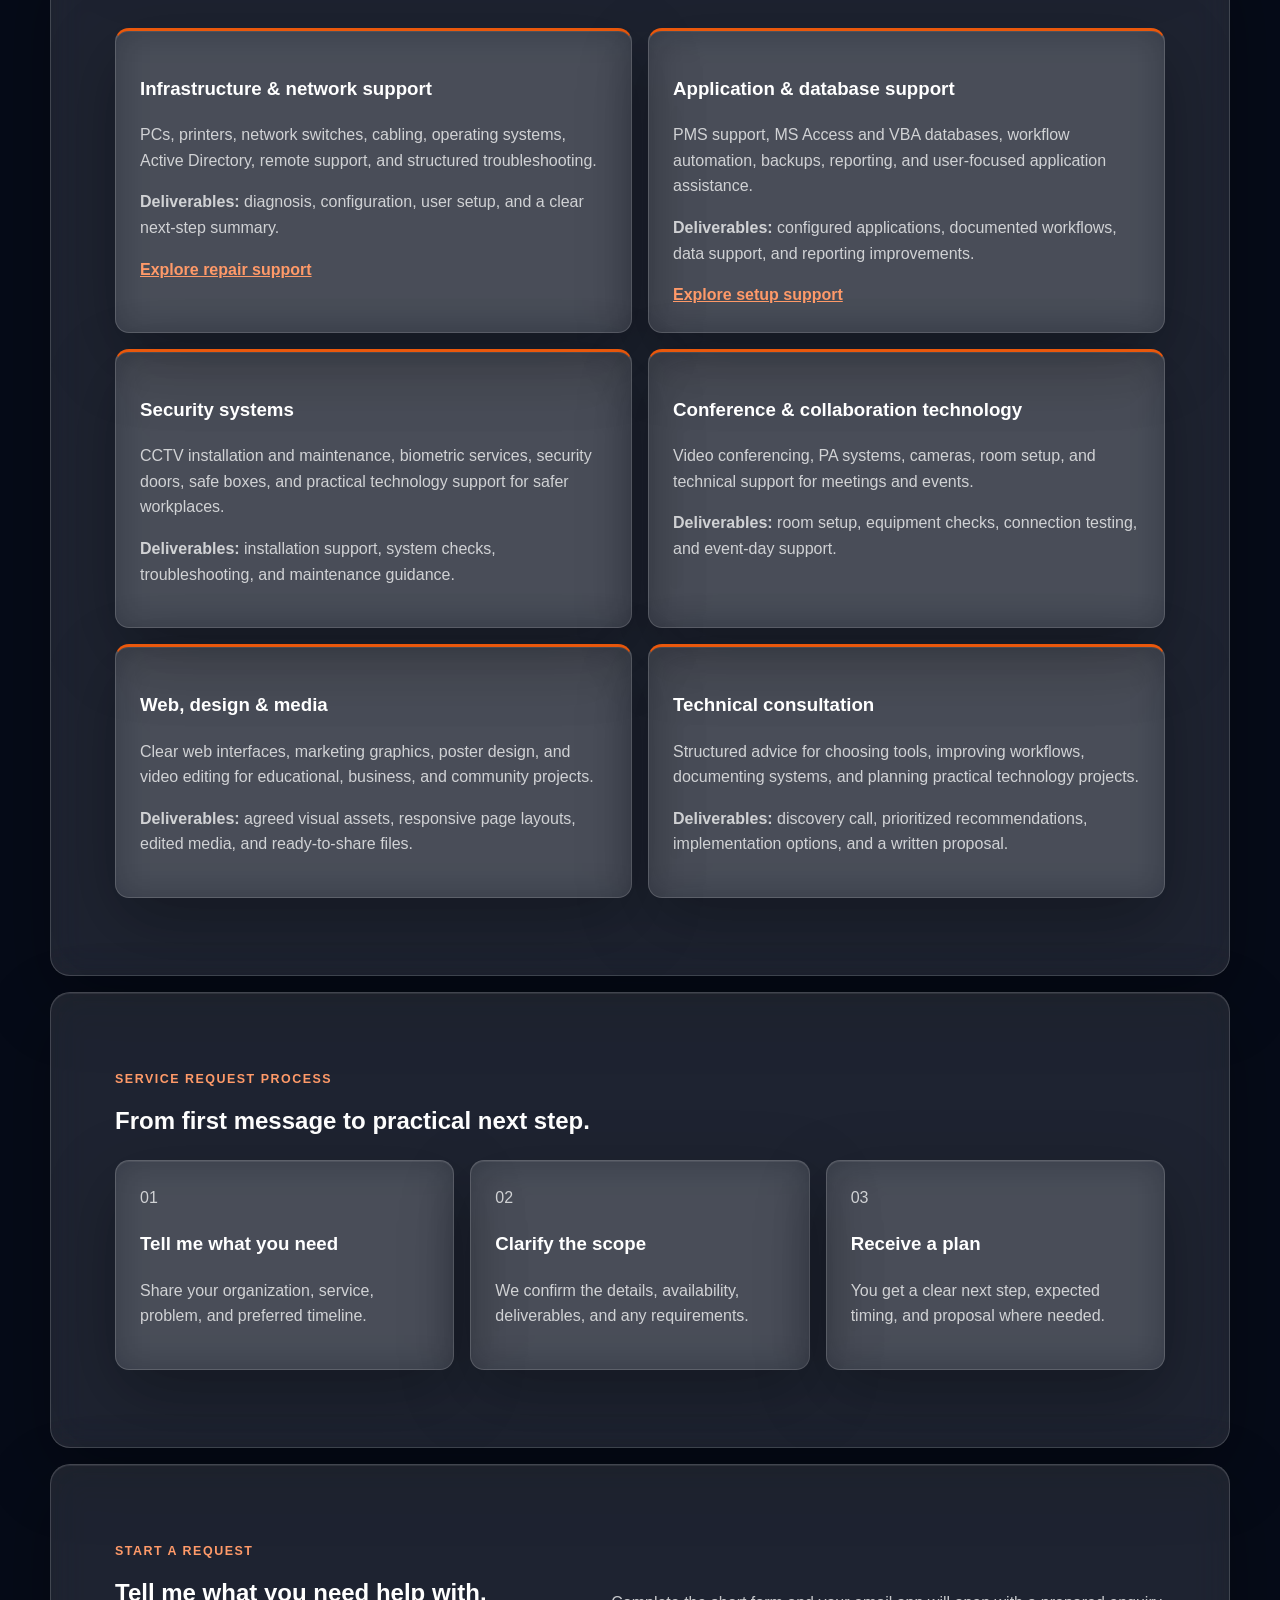
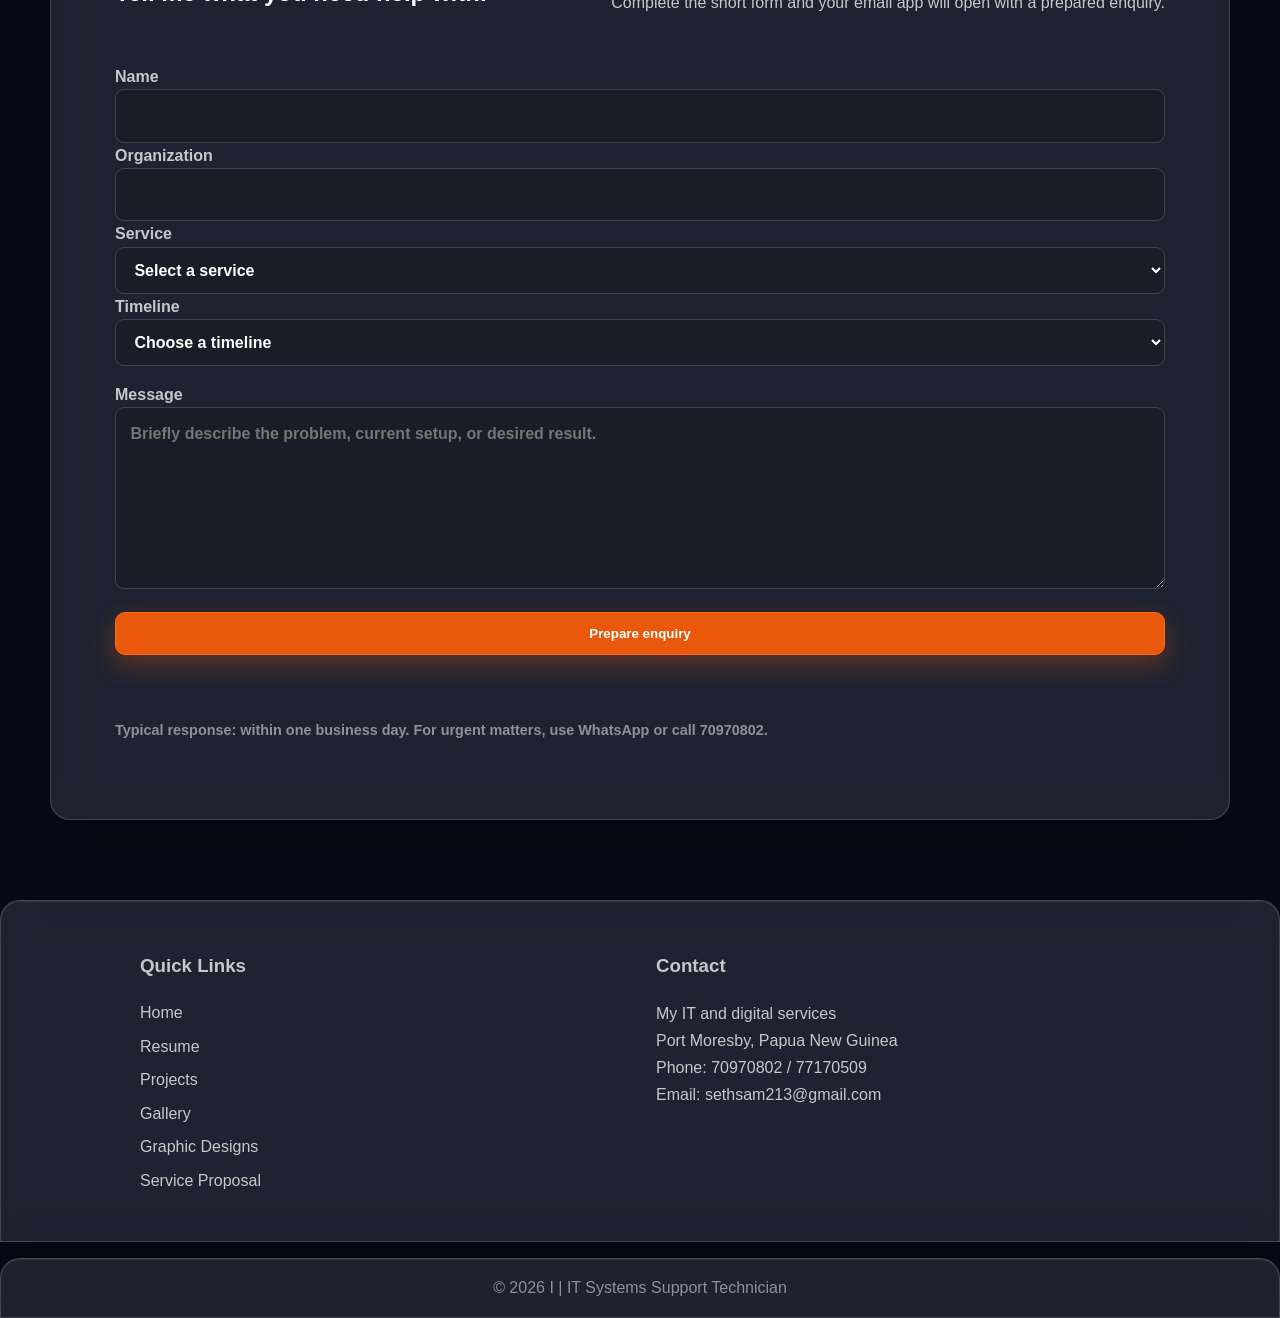
<file: service-proposal.html>
<!DOCTYPE html>
<html lang="en">
<head>
  <meta charset="UTF-8" />
  <meta name="viewport" content="width=device-width, initial-scale=1.0" />
  <title>My IT Support Services</title>
  <meta name="description" content="Explore my IT support services, including computer repair, software installation, network support, databases, security systems, and technical consultation." />
  <meta property="og:type" content="website" />
  <meta property="og:title" content="My IT Support Services" />
  <meta property="og:description" content="Practical IT support and digital services from me in Port Moresby." />
  <meta property="og:image" content="background.jpg" />
  <meta property="og:url" content="https://sethsam675.github.io/sethsam-675/service-proposal.html" />
  <link rel="icon" href="favicon.svg" type="image/svg+xml" />
  <link rel="stylesheet" href="style.css?v=20260905-glass" />
  <script src="script.js" defer></script>
</head>
<body class="site-page">
  <header>
    <h1>Seth Sam | IT &amp; Digital Solution</h1>
    <button class="hamburger" type="button" aria-label="Toggle navigation">&#9776;</button>
    <nav aria-label="Main navigation">
      <ul>
        <li><a href="index.html">Home</a></li>
        <li><a href="resume.html">Resume</a></li>
        <li><a href="projects.html">Projects</a></li>
        <li><a href="gallery.html">Gallery</a></li>
        <li><a href="design.html">Graphic Designs</a></li>
        <li><a href="service-proposal.html" aria-current="page">Services</a></li>
      </ul>
    </nav>
    <div class="top-contact" aria-label="Contact me">
      <a class="top-contact-whatsapp" href="https://wa.me/67570970802" target="_blank" rel="noopener noreferrer" aria-label="Message Seth on WhatsApp at 70970802" title="WhatsApp Seth"><svg class="contact-icon" aria-hidden="true" viewBox="0 0 24 24"><path d="M20 4.2A10 10 0 0 0 3.2 16.3L2 22l5.8-1.2A10 10 0 1 0 20 4.2Zm-8 15.2c-1.6 0-3.1-.5-4.4-1.4l-.3-.2-3.4.7.7-3.3-.2-.3a8.3 8.3 0 1 1 7.6 4.5Zm4.5-6.2c-.2-.1-1.4-.7-1.6-.8-.2-.1-.4-.1-.6.1l-.7.9c-.1.2-.3.2-.5.1-.2-.1-1-.4-1.9-1.2-.7-.6-1.2-1.4-1.3-1.6-.1-.2 0-.3.1-.5l.4-.5c.1-.1.1-.3.2-.4 0-.1 0-.3-.1-.4l-.7-1.6c-.2-.4-.4-.4-.6-.4h-.5c-.2 0-.4.1-.6.3-.2.2-.8.8-.8 2s.8 2.3.9 2.5c.1.2 1.6 2.5 3.9 3.5.5.2 1.4-.6 1.6-1.1.2-.5.2-1 .1-1.1-.1-.1-.2-.2-.4-.3Z" /></svg></a>
      <a class="top-contact-email" href="mailto:sethsam213@gmail.com" aria-label="Email Seth at sethsam213@gmail.com" title="Email Seth"><svg class="contact-icon" aria-hidden="true" viewBox="0 0 24 24"><path d="M3 5h18a2 2 0 0 1 2 2v10a2 2 0 0 1-2 2H3a2 2 0 0 1-2-2V7a2 2 0 0 1 2-2Zm0 2v.5l9 5.6 9-5.6V7H3Zm18 10V9.9l-8.5 5.3a1 1 0 0 1-1 0L3 9.9V17h18Z" /></svg></a>
    </div>
  </header>

  <main class="services-page">
    <section class="page-intro">
      <p class="eyebrow">IT support and digital solutions</p>
      <h2>Technology that keeps your operation moving.</h2>
      <p class="lead">Support for organizations that need dependable systems, responsive troubleshooting, and a technical partner who can explain the problem clearly.</p>
    </section>
    <section class="featured-services glass-card" aria-labelledby="featured-services-title">
      <div class="section-heading"><div><p class="eyebrow">Featured services</p><h2 id="featured-services-title">Choose the support you need.</h2></div><p>Explore a focused service page for the most common requests.</p></div>
      <div class="service-grid">
        <article><p class="service-number">01</p><h3>Unlock Services</h3><p>Mobile device access support with a straightforward request and assessment process.</p><a class="section-link" href="unlock-services.html">View Unlock Services</a></article>
        <article><p class="service-number">02</p><h3>Software Installation</h3><p>Operating system, application, printer, and basic computer setup support.</p><a class="section-link" href="software-installation.html">View Software Installation</a></article>
        <article><p class="service-number">03</p><h3>Computer Repair</h3><p>Diagnosis and practical support for hardware, software, printer, and network issues.</p><a class="section-link" href="computer-repair.html">View Computer Repair</a></article>
      </div>
    </section>
    <section class="service-grid">
      <article><h3>Infrastructure &amp; network support</h3><p>PCs, printers, network switches, cabling, operating systems, Active Directory, remote support, and structured troubleshooting.</p><p class="deliverable"><strong>Deliverables:</strong> diagnosis, configuration, user setup, and a clear next-step summary.</p><a class="section-link" href="computer-repair.html">Explore repair support</a></article>
      <article><h3>Application &amp; database support</h3><p>PMS support, MS Access and VBA databases, workflow automation, backups, reporting, and user-focused application assistance.</p><p class="deliverable"><strong>Deliverables:</strong> configured applications, documented workflows, data support, and reporting improvements.</p><a class="section-link" href="software-installation.html">Explore setup support</a></article>
      <article><h3>Security systems</h3><p>CCTV installation and maintenance, biometric services, security doors, safe boxes, and practical technology support for safer workplaces.</p><p class="deliverable"><strong>Deliverables:</strong> installation support, system checks, troubleshooting, and maintenance guidance.</p></article>
      <article><h3>Conference &amp; collaboration technology</h3><p>Video conferencing, PA systems, cameras, room setup, and technical support for meetings and events.</p><p class="deliverable"><strong>Deliverables:</strong> room setup, equipment checks, connection testing, and event-day support.</p></article>
      <article><h3>Web, design &amp; media</h3><p>Clear web interfaces, marketing graphics, poster design, and video editing for educational, business, and community projects.</p><p class="deliverable"><strong>Deliverables:</strong> agreed visual assets, responsive page layouts, edited media, and ready-to-share files.</p></article>
      <article><h3>Technical consultation</h3><p>Structured advice for choosing tools, improving workflows, documenting systems, and planning practical technology projects.</p><p class="deliverable"><strong>Deliverables:</strong> discovery call, prioritized recommendations, implementation options, and a written proposal.</p></article>
    </section>
    <section class="process-section"><p class="eyebrow">Service request process</p><h2>From first message to practical next step.</h2><div class="process-grid"><article><span>01</span><h3>Tell me what you need</h3><p>Share your organization, service, problem, and preferred timeline.</p></article><article><span>02</span><h3>Clarify the scope</h3><p>We confirm the details, availability, deliverables, and any requirements.</p></article><article><span>03</span><h3>Receive a plan</h3><p>You get a clear next step, expected timing, and proposal where needed.</p></article></div></section>
    <section class="contact-form-section"><div class="section-heading"><div><p class="eyebrow">Start a request</p><h2>Tell me what you need help with.</h2></div><p>Complete the short form and your email app will open with a prepared enquiry.</p></div><form id="proposal-form" class="proposal-form" action="mailto:sethsam213@gmail.com" method="post" enctype="text/plain"><div class="form-grid"><label for="name">Name<input id="name" name="name" type="text" autocomplete="name" required /></label><label for="organization">Organization<input id="organization" name="organization" type="text" autocomplete="organization" /></label><label for="service">Service<select id="service" name="service" required><option value="">Select a service</option><option>Unlock Services</option><option>Software Installation</option><option>Computer Repair</option><option>Infrastructure &amp; Network Support</option><option>Application &amp; Database Support</option><option>Other</option></select></label><label for="timeline">Timeline<select id="timeline" name="timeline" required><option value="">Choose a timeline</option><option>As soon as possible</option><option>Within one week</option><option>Within one month</option><option>Planning stage</option></select></label></div><label for="message">Message<textarea id="message" name="message" rows="6" placeholder="Briefly describe the problem, current setup, or desired result." required></textarea></label><button class="button button-primary" type="submit">Prepare enquiry</button><p id="form-status" class="form-status" role="status" aria-live="polite"></p></form><p class="response-note">Typical response: within one business day. For urgent matters, use WhatsApp or call 70970802.</p></section>
  </main>

  <section id="quick-links-address">
    <div class="footer-container">
      <div class="footer-column">
        <h3>Quick Links</h3>
        <ul class="footer-links">
          <li><a href="index.html">Home</a></li>
          <li><a href="resume.html">Resume</a></li>
          <li><a href="projects.html">Projects</a></li>
          <li><a href="gallery.html">Gallery</a></li>
          <li><a href="design.html">Graphic Designs</a></li>
          <li><a href="service-proposal.html">Service Proposal</a></li>
        </ul>
      </div>
      <div class="footer-column">
        <h3>Contact</h3>
        <address>
          My IT and digital services<br>
          Port Moresby, Papua New Guinea<br>
          Phone: 70970802 / 77170509<br>
          Email: <a href="mailto:sethsam213@gmail.com">sethsam213@gmail.com</a>
        </address>
      </div>
    </div>
  </section>

  <footer>
    <p>&copy; 2026 I | IT Systems Support Technician</p>
  </footer>
</body>
</html>
</file>
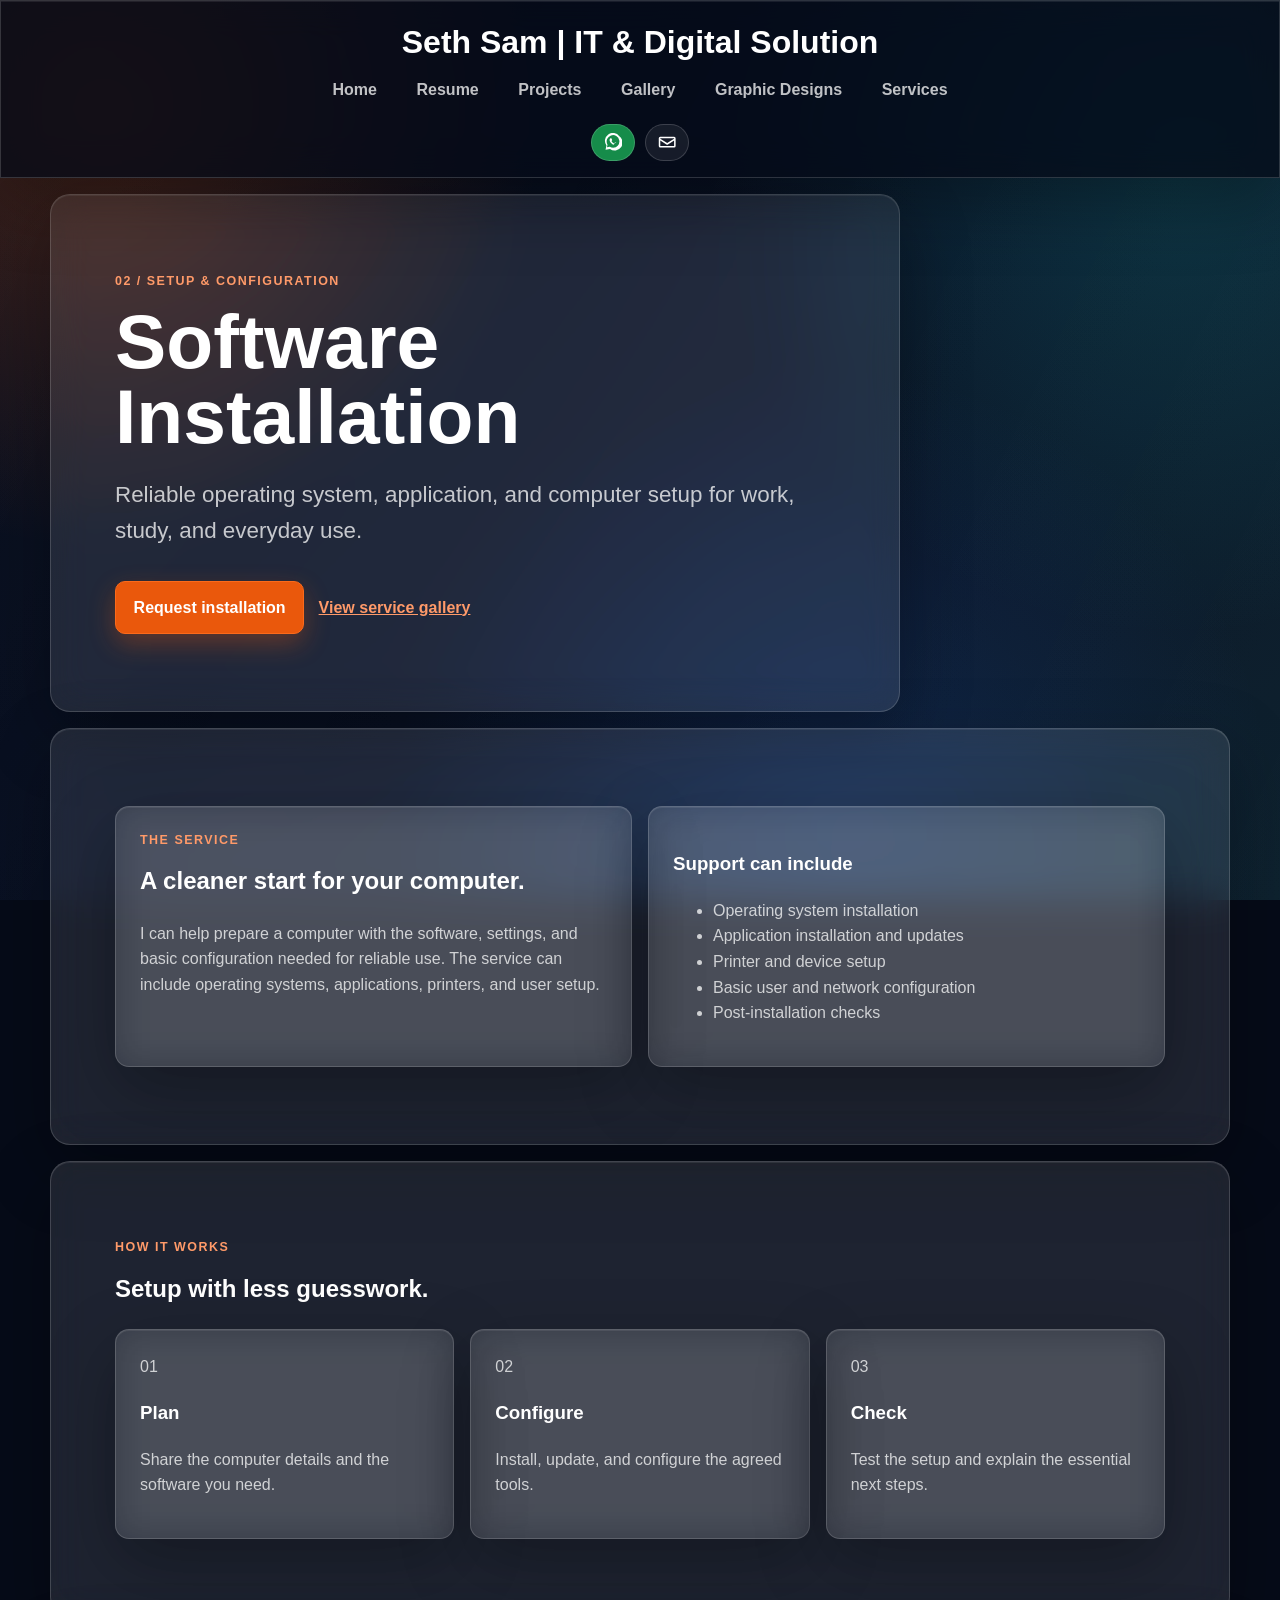
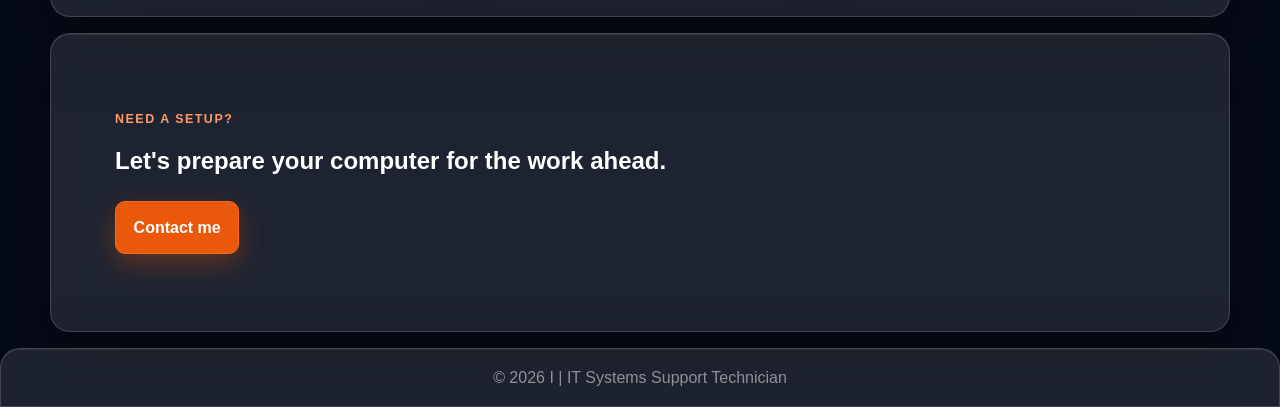
<file: software-installation.html>
<!DOCTYPE html>
<html lang="en">
<head>
  <meta charset="UTF-8" />
  <meta name="viewport" content="width=device-width, initial-scale=1.0" />
  <title>My Software Installation Service</title>
  <meta name="description" content="I provide software installation and computer setup support in Port Moresby." />
  <meta property="og:type" content="website" />
  <meta property="og:title" content="My Software Installation Service" />
  <meta property="og:description" content="Operating system, application, printer, and basic computer setup support." />
  <meta property="og:image" content="background.jpg" />
  <meta property="og:url" content="https://sethsam675.github.io/sethsam-675/software-installation.html" />
  <link rel="icon" href="favicon.svg" type="image/svg+xml" />
  <link rel="stylesheet" href="style.css?v=20260905-glass" />
  <script src="script.js" defer></script>
</head>
<body class="site-page">
  <header>
    <h1>Seth Sam | IT &amp; Digital Solution</h1>
    <button class="hamburger" type="button" aria-label="Toggle navigation">&#9776;</button>
    <nav aria-label="Main navigation">
      <ul>
        <li><a href="index.html">Home</a></li>
        <li><a href="resume.html">Resume</a></li>
        <li><a href="projects.html">Projects</a></li>
        <li><a href="gallery.html">Gallery</a></li>
        <li><a href="design.html">Graphic Designs</a></li>
        <li><a href="service-proposal.html" aria-current="page">Services</a></li>
      </ul>
    </nav>
    <div class="top-contact" aria-label="Contact me">
      <a class="top-contact-whatsapp" href="https://wa.me/67570970802" target="_blank" rel="noopener noreferrer" aria-label="Message Seth on WhatsApp at 70970802" title="WhatsApp Seth"><svg class="contact-icon" aria-hidden="true" viewBox="0 0 24 24"><path d="M20 4.2A10 10 0 0 0 3.2 16.3L2 22l5.8-1.2A10 10 0 1 0 20 4.2Zm-8 15.2c-1.6 0-3.1-.5-4.4-1.4l-.3-.2-3.4.7.7-3.3-.2-.3a8.3 8.3 0 1 1 7.6 4.5Zm4.5-6.2c-.2-.1-1.4-.7-1.6-.8-.2-.1-.4-.1-.6.1l-.7.9c-.1.2-.3.2-.5.1-.2-.1-1-.4-1.9-1.2-.7-.6-1.2-1.4-1.3-1.6-.1-.2 0-.3.1-.5l.4-.5c.1-.1.1-.3.2-.4 0-.1 0-.3-.1-.4l-.7-1.6c-.2-.4-.4-.4-.6-.4h-.5c-.2 0-.4.1-.6.3-.2.2-.8.8-.8 2s.8 2.3.9 2.5c.1.2 1.6 2.5 3.9 3.5.5.2 1.4-.6 1.6-1.1.2-.5.2-1 .1-1.1-.1-.1-.2-.2-.4-.3Z" /></svg></a>
      <a class="top-contact-email" href="mailto:sethsam213@gmail.com" aria-label="Email Seth at sethsam213@gmail.com" title="Email Seth"><svg class="contact-icon" aria-hidden="true" viewBox="0 0 24 24"><path d="M3 5h18a2 2 0 0 1 2 2v10a2 2 0 0 1-2 2H3a2 2 0 0 1-2-2V7a2 2 0 0 1 2-2Zm0 2v.5l9 5.6 9-5.6V7H3Zm18 10V9.9l-8.5 5.3a1 1 0 0 1-1 0L3 9.9V17h18Z" /></svg></a>
    </div>
  </header>

  <main class="service-detail-page">
    <section class="page-intro">
      <p class="eyebrow">02 / Setup &amp; configuration</p>
      <h2>Software Installation</h2>
      <p class="lead">Reliable operating system, application, and computer setup for work, study, and everyday use.</p>
      <div class="action-row"><a class="button button-primary" href="mailto:sethsam213@gmail.com?subject=Software%20installation%20enquiry">Request installation</a><a class="text-link" href="gallery.html">View service gallery</a></div>
    </section>

    <section class="detail-grid">
      <div><p class="eyebrow">The service</p><h2>A cleaner start for your computer.</h2><p>I can help prepare a computer with the software, settings, and basic configuration needed for reliable use. The service can include operating systems, applications, printers, and user setup.</p></div>
      <div class="detail-panel"><h3>Support can include</h3><ul><li>Operating system installation</li><li>Application installation and updates</li><li>Printer and device setup</li><li>Basic user and network configuration</li><li>Post-installation checks</li></ul></div>
    </section>

    <section class="process-section"><p class="eyebrow">How it works</p><h2>Setup with less guesswork.</h2><div class="process-grid"><article><span>01</span><h3>Plan</h3><p>Share the computer details and the software you need.</p></article><article><span>02</span><h3>Configure</h3><p>Install, update, and configure the agreed tools.</p></article><article><span>03</span><h3>Check</h3><p>Test the setup and explain the essential next steps.</p></article></div></section>

    <section class="cta-band"><p class="eyebrow">Need a setup?</p><h2>Let's prepare your computer for the work ahead.</h2><a class="button button-primary" href="mailto:sethsam213@gmail.com?subject=Software%20installation%20request">Contact me</a></section>
  </main>

  <footer><p>&copy; 2026 I | IT Systems Support Technician</p></footer>
</body>
</html>
</file>
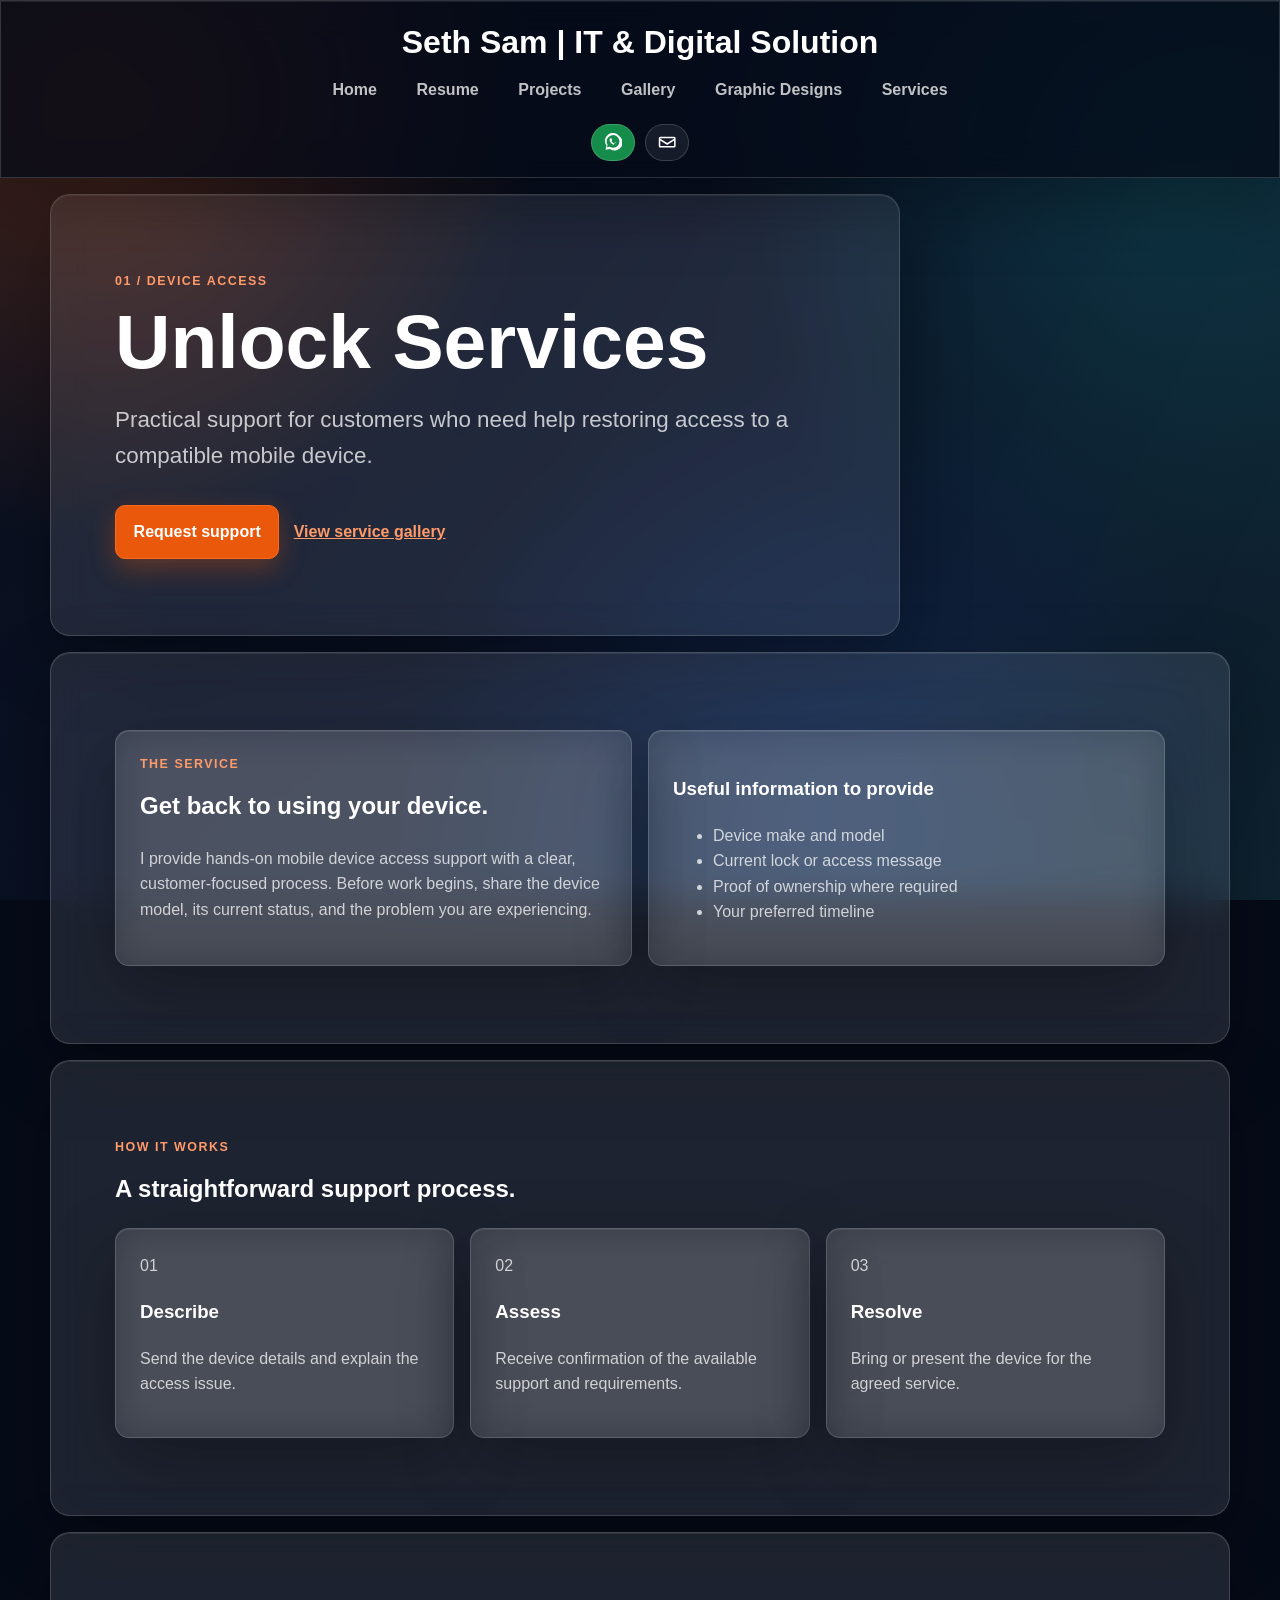
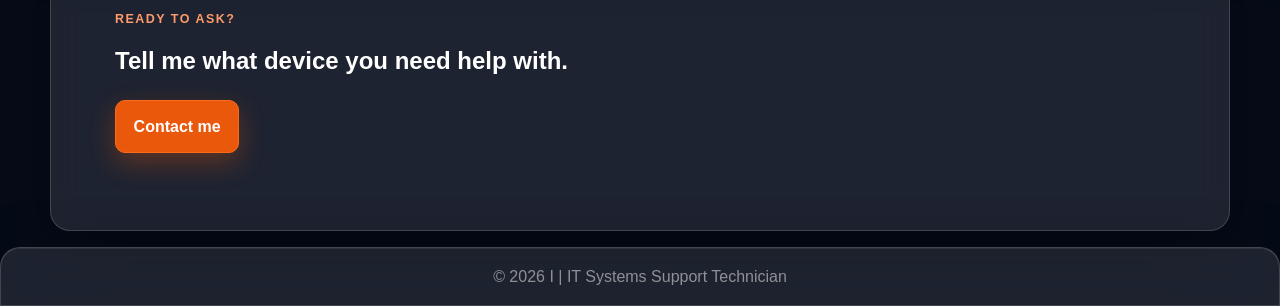
<file: unlock-services.html>
<!DOCTYPE html>
<html lang="en">
<head>
  <meta charset="UTF-8" />
  <meta name="viewport" content="width=device-width, initial-scale=1.0" />
  <title>My Mobile Unlock Service</title>
  <meta name="description" content="I provide mobile unlock and device access support in Port Moresby." />
  <meta property="og:type" content="website" />
  <meta property="og:title" content="My Mobile Unlock Service" />
  <meta property="og:description" content="Mobile device access support with a clear request and assessment process." />
  <meta property="og:image" content="background.jpg" />
  <meta property="og:url" content="https://sethsam675.github.io/sethsam-675/unlock-services.html" />
  <link rel="icon" href="favicon.svg" type="image/svg+xml" />
  <link rel="stylesheet" href="style.css?v=20260905-glass" />
  <script src="script.js" defer></script>
</head>
<body class="site-page">
  <header>
    <h1>Seth Sam | IT &amp; Digital Solution</h1>
    <button class="hamburger" type="button" aria-label="Toggle navigation">&#9776;</button>
    <nav aria-label="Main navigation">
      <ul>
        <li><a href="index.html">Home</a></li>
        <li><a href="resume.html">Resume</a></li>
        <li><a href="projects.html">Projects</a></li>
        <li><a href="gallery.html">Gallery</a></li>
        <li><a href="design.html">Graphic Designs</a></li>
        <li><a href="service-proposal.html" aria-current="page">Services</a></li>
      </ul>
    </nav>
    <div class="top-contact" aria-label="Contact me">
      <a class="top-contact-whatsapp" href="https://wa.me/67570970802" target="_blank" rel="noopener noreferrer" aria-label="Message Seth on WhatsApp at 70970802" title="WhatsApp Seth"><svg class="contact-icon" aria-hidden="true" viewBox="0 0 24 24"><path d="M20 4.2A10 10 0 0 0 3.2 16.3L2 22l5.8-1.2A10 10 0 1 0 20 4.2Zm-8 15.2c-1.6 0-3.1-.5-4.4-1.4l-.3-.2-3.4.7.7-3.3-.2-.3a8.3 8.3 0 1 1 7.6 4.5Zm4.5-6.2c-.2-.1-1.4-.7-1.6-.8-.2-.1-.4-.1-.6.1l-.7.9c-.1.2-.3.2-.5.1-.2-.1-1-.4-1.9-1.2-.7-.6-1.2-1.4-1.3-1.6-.1-.2 0-.3.1-.5l.4-.5c.1-.1.1-.3.2-.4 0-.1 0-.3-.1-.4l-.7-1.6c-.2-.4-.4-.4-.6-.4h-.5c-.2 0-.4.1-.6.3-.2.2-.8.8-.8 2s.8 2.3.9 2.5c.1.2 1.6 2.5 3.9 3.5.5.2 1.4-.6 1.6-1.1.2-.5.2-1 .1-1.1-.1-.1-.2-.2-.4-.3Z" /></svg></a>
      <a class="top-contact-email" href="mailto:sethsam213@gmail.com" aria-label="Email Seth at sethsam213@gmail.com" title="Email Seth"><svg class="contact-icon" aria-hidden="true" viewBox="0 0 24 24"><path d="M3 5h18a2 2 0 0 1 2 2v10a2 2 0 0 1-2 2H3a2 2 0 0 1-2-2V7a2 2 0 0 1 2-2Zm0 2v.5l9 5.6 9-5.6V7H3Zm18 10V9.9l-8.5 5.3a1 1 0 0 1-1 0L3 9.9V17h18Z" /></svg></a>
    </div>
  </header>

  <main class="service-detail-page">
    <section class="page-intro">
      <p class="eyebrow">01 / Device access</p>
      <h2>Unlock Services</h2>
      <p class="lead">Practical support for customers who need help restoring access to a compatible mobile device.</p>
      <div class="action-row"><a class="button button-primary" href="mailto:sethsam213@gmail.com?subject=Unlock%20service%20enquiry">Request support</a><a class="text-link" href="gallery.html">View service gallery</a></div>
    </section>

    <section class="detail-grid">
      <div><p class="eyebrow">The service</p><h2>Get back to using your device.</h2><p>I provide hands-on mobile device access support with a clear, customer-focused process. Before work begins, share the device model, its current status, and the problem you are experiencing.</p></div>
      <div class="detail-panel"><h3>Useful information to provide</h3><ul><li>Device make and model</li><li>Current lock or access message</li><li>Proof of ownership where required</li><li>Your preferred timeline</li></ul></div>
    </section>

    <section class="process-section"><p class="eyebrow">How it works</p><h2>A straightforward support process.</h2><div class="process-grid"><article><span>01</span><h3>Describe</h3><p>Send the device details and explain the access issue.</p></article><article><span>02</span><h3>Assess</h3><p>Receive confirmation of the available support and requirements.</p></article><article><span>03</span><h3>Resolve</h3><p>Bring or present the device for the agreed service.</p></article></div></section>

    <section class="cta-band"><p class="eyebrow">Ready to ask?</p><h2>Tell me what device you need help with.</h2><a class="button button-primary" href="mailto:sethsam213@gmail.com?subject=Unlock%20service%20request">Contact me</a></section>
  </main>

  <footer><p>&copy; 2026 I | IT Systems Support Technician</p></footer>
</body>
</html>
</file>
<file: style.css>
/* Unified liquid-glass portfolio system. */
:root {
  --canvas: #060b18;
  --canvas-soft: #091124;
  --glass: rgba(255, 255, 255, 0.1);
  --glass-soft: rgba(255, 255, 255, 0.07);
  --glass-strong: rgba(255, 255, 255, 0.14);
  --line: rgba(255, 255, 255, 0.16);
  --line-bright: rgba(255, 255, 255, 0.28);
  --text: #ffffff;
  --body-text: rgba(255, 255, 255, 0.75);
  --muted: rgba(255, 255, 255, 0.5);
  --accent: #ea580c;
  --accent-bright: #fb6a1b;
  --accent-dark: #c2410c;
  --success: #168c4a;
  --shadow: 0 24px 70px rgba(0, 0, 0, 0.3);
  --blur: blur(18px) saturate(118%);
}

*, *::before, *::after { box-sizing: border-box; }
html { max-width: 100%; overflow-x: hidden; background: var(--canvas); scroll-behavior: smooth; }
body { position: relative; isolation: isolate; max-width: 100%; min-height: 100vh; margin: 0; overflow-x: hidden; background: var(--canvas); color: var(--body-text); font-family: "Segoe UI", sans-serif; line-height: 1.6; }
body::before, body::after { position: fixed; inset: 0; z-index: -2; content: ""; pointer-events: none; }
body::before { background: radial-gradient(circle at 8% 12%, rgba(234, 88, 12, 0.26), transparent 31%), radial-gradient(circle at 92% 18%, rgba(14, 165, 170, 0.2), transparent 34%), radial-gradient(circle at 65% 90%, rgba(36, 99, 235, 0.16), transparent 38%), linear-gradient(135deg, var(--canvas), var(--canvas-soft) 52%, #071b29); }
body::after { z-index: -1; background: linear-gradient(115deg, rgba(255, 255, 255, 0.025), transparent 35%, rgba(255, 255, 255, 0.03)); }
a { color: var(--text); }

header, main section, #quick-links-address, footer, .feature-grid article, .project-card, .service-grid article, .capability-grid article, .process-grid article, .detail-grid > div, .resume-sidebar, .resume-main, .timeline-item, .design-status, .design-notes, .cta-band, .contact-form-section, .gallery-section { background: var(--glass); border: 1px solid var(--line); -webkit-backdrop-filter: var(--blur); backdrop-filter: var(--blur); box-shadow: var(--shadow), inset 0 1px 0 rgba(255, 255, 255, 0.08); }

header { position: sticky; top: 0; z-index: 1000; display: flex; flex-direction: column; align-items: center; padding: 1rem 0; background: rgba(6, 11, 24, 0.78); transition: opacity 0.5s, transform 0.5s; }
header h1 { max-width: 100%; margin: 0; color: var(--text); font-size: 2rem; overflow-wrap: anywhere; text-align: center; }
nav { max-width: 1000px; margin: 0 auto; padding: 0 1rem; }
nav ul { display: flex; flex-wrap: wrap; justify-content: center; gap: 0.35rem; list-style: none; margin: 0; padding: 0; transition: max-height 0.3s ease; }
nav li { margin: 0; }
nav a, .top-contact a, .button, .section-link, .text-link { transition: color 0.2s, background 0.2s, border-color 0.2s, transform 0.2s, box-shadow 0.2s; }
nav a { display: block; padding: 0.5rem 1rem; border: 1px solid transparent; border-radius: 999px; color: var(--body-text); font-weight: 600; text-decoration: none; }
nav a:hover, nav a:focus-visible, nav a.active { border-color: var(--line-bright); background: var(--glass-strong); color: var(--text); }
.top-contact { display: flex; flex-wrap: wrap; justify-content: center; gap: 0.6rem; margin-top: 0.75rem; padding: 0 1rem; }
.top-contact a { display: inline-flex; align-items: center; justify-content: center; min-width: 2.35rem; min-height: 2.35rem; padding: 0.35rem 0.75rem; border: 1px solid var(--line); border-radius: 999px; color: var(--text) !important; font-size: 0.82rem; font-weight: 800; text-decoration: none; }
.top-contact-whatsapp { background: var(--success) !important; }
.top-contact-email { background: var(--glass-soft) !important; }
.top-contact a:hover, .top-contact a:focus-visible { transform: translateY(-2px); filter: brightness(1.15); }
.contact-icon { display: block; width: 1.15rem; height: 1.15rem; fill: currentColor; }
.hamburger { display: none; position: absolute; top: 1.5rem; right: 1.5rem; z-index: 10001; border: 1px solid var(--line); border-radius: 10px; background: var(--glass); color: var(--text); cursor: pointer; font-size: 2rem; line-height: 1; }

main { width: 100%; max-width: 1180px; margin: 0 auto; }
main section, #home, #resume, #projects, #gallery, #designs { margin: 1rem 0; padding: clamp(2.5rem, 6vw, 5.5rem) clamp(1.25rem, 5vw, 4rem); border-radius: 20px; }
main h2, main h3, h1 { color: var(--text); }
main h2 { margin-top: 0; }
main p, main li { color: var(--body-text); }
.hero { min-height: 58vh; display: grid; grid-template-columns: minmax(0, 1.5fr) minmax(220px, 0.7fr); align-items: end; gap: 3rem; background: linear-gradient(120deg, rgba(255, 255, 255, 0.12), rgba(255, 255, 255, 0.055)); }
.hero h2, .page-intro h2 { max-width: 780px; margin: 0.4rem 0 1rem; color: var(--text); font-size: clamp(2.4rem, 6vw, 5.5rem); line-height: 0.98; }
.hero-copy, .page-intro { max-width: 850px; }
.lead { max-width: 720px; color: var(--body-text); font-size: clamp(1.1rem, 2vw, 1.4rem); }
.response-note { margin: 1rem 0 0; color: var(--muted); font-size: 0.9rem; font-weight: 600; }
.hero-meta { display: grid; gap: 0.75rem; align-self: center; padding: 1.25rem; border-left: 3px solid var(--accent); color: var(--body-text); font-weight: 600; }
.eyebrow, .capability-number, .service-number { margin: 0 0 0.75rem; color: #ff9a69; font-size: 0.78rem; font-weight: 800; letter-spacing: 0.12em; text-transform: uppercase; }
.action-row { display: flex; flex-wrap: wrap; align-items: center; gap: 0.9rem; margin-top: 2rem; }
.button { display: inline-block; padding: 0.8rem 1.1rem; border: 1px solid var(--line-bright); border-radius: 10px; text-decoration: none; font-weight: 800; }
.button-primary { border-color: var(--accent-bright); background: var(--accent); box-shadow: 0 10px 26px rgba(234, 88, 12, 0.32); color: var(--text); }
.button-primary:hover, .button-primary:focus-visible { background: var(--accent-bright); box-shadow: 0 14px 32px rgba(234, 88, 12, 0.42); transform: translateY(-2px); }
.button-secondary { background: var(--glass-soft); color: var(--text); }
.button-secondary:hover, .button-secondary:focus-visible { border-color: rgba(255, 255, 255, 0.42); background: var(--glass-strong); transform: translateY(-2px); }
.text-link, main a:not(.button) { color: #ff9a69; font-weight: 700; }
.text-link:hover, main a:not(.button):hover { color: var(--text); }
.intro-band { display: grid; grid-template-columns: minmax(160px, 0.6fr) 1fr 1fr; gap: 2rem; align-items: baseline; }
.intro-band h2, .intro-band p:last-child { margin: 0; }

.feature-grid, .project-grid, .service-grid, .project-list, .capability-grid, .process-grid, .detail-grid, .resume-layout { display: grid; gap: 1rem; }
.feature-grid, .project-grid, .service-grid, .project-list { grid-template-columns: repeat(2, minmax(0, 1fr)); }
.capability-grid, .process-grid { grid-template-columns: repeat(3, minmax(0, 1fr)); }
.detail-grid { grid-template-columns: repeat(2, minmax(0, 1fr)); }
.resume-layout { grid-template-columns: minmax(220px, 0.7fr) minmax(0, 1.3fr); column-gap: clamp(1.25rem, 3vw, 2rem); }
.resume-layout > div { display: grid; align-content: start; gap: 1rem; min-width: 0; }
.resume-layout .timeline-item + .timeline-item { margin-top: 1rem; }
.feature-grid article, .project-card, .service-grid article, .capability-grid article, .process-grid article, .detail-grid > div, .resume-sidebar, .resume-main, .timeline-item { padding: 1.5rem; border-radius: 14px; }
.feature-grid article, .project-card, .service-grid article { border-top: 3px solid var(--accent); }
.tag-row { display: flex; flex-wrap: wrap; gap: 0.45rem; }
.tag-row span, .skill-list span { display: inline-block; padding: 0.35rem 0.65rem; border: 1px solid var(--line); border-radius: 999px; background: var(--glass-soft); color: var(--body-text); font-size: 0.85rem; }
.section-heading { display: flex; justify-content: space-between; gap: 2rem; align-items: end; margin-bottom: 2rem; }
.section-meta, .tool-note, .date { color: var(--muted); }

.image-grid { display: grid; grid-template-columns: repeat(auto-fit, minmax(150px, 1fr)); gap: 1rem; margin-top: 0.5rem; }
.image-grid figure { display: flex; flex-direction: column; align-items: center; margin: 0; padding: 0.65rem; border: 1px solid var(--line); border-radius: 14px; background: var(--glass-soft); }
.image-grid img { width: 100%; max-width: 220px; aspect-ratio: 4 / 3; object-fit: cover; border-radius: 9px; cursor: pointer; transition: transform 0.3s ease, filter 0.3s ease; }
.image-grid img:hover { transform: scale(1.03); filter: brightness(1.12); }
.image-grid figcaption { margin-top: 0.65rem; color: var(--muted); text-align: center; }

.services-page { max-width: none; padding: 0 clamp(1rem, 4vw, 3rem) 3rem; background: transparent; }
.services-page > .page-intro, .services-page > .service-grid, .services-page > .process-section, .services-page > .contact-form-section { max-width: 1180px; margin-right: auto; margin-left: auto; }
.featured-services { max-width: 1040px; margin: 0 auto; }
.glass-card { position: relative; overflow: hidden; }
.glass-card::before { position: absolute; inset: 0; z-index: -1; content: ""; background: linear-gradient(120deg, rgba(255, 255, 255, 0.12), transparent 42%, rgba(255, 255, 255, 0.04)); pointer-events: none; }
.contact-form-section form { display: grid; gap: 1rem; }
input, textarea, select { width: 100%; padding: 0.8rem 0.9rem; border: 1px solid var(--line); border-radius: 9px; background: rgba(0, 0, 0, 0.16); color: var(--text); font: inherit; }
input:focus, textarea:focus, select:focus { outline: 2px solid var(--accent-bright); outline-offset: 2px; }
label { color: var(--body-text); font-weight: 700; }

.lightbox-modal { position: fixed; inset: 0; z-index: 9999; display: flex; align-items: center; justify-content: center; box-sizing: border-box; padding: 1rem; background: rgba(2, 5, 14, 0.86); -webkit-backdrop-filter: blur(18px); backdrop-filter: blur(18px); }
.lightbox-modal img { max-width: 90%; max-height: 90%; object-fit: contain; border: 1px solid var(--line-bright); border-radius: 12px; box-shadow: var(--shadow); }
.lightbox-modal .close { position: absolute; top: 10px; right: 20px; border: 0; background: transparent; color: var(--text); cursor: pointer; font-size: 2rem; line-height: 1; }

#quick-links-address { margin-top: 1rem; padding: 32px 1rem 16px; border-radius: 20px 20px 0 0; }
.footer-container { max-width: 1000px; margin: auto; display: flex; flex-wrap: wrap; gap: 32px; justify-content: space-between; }
.footer-column { flex: 1 1 220px; min-width: 220px; margin-bottom: 24px; }
.footer-links, .footer-social { list-style: none; margin: 0; padding: 0; }
.footer-links li, .footer-social li { margin-bottom: 8px; }
.footer-links a, .footer-social a, .footer-column address a { color: var(--body-text); text-decoration: none; }
.footer-links a:hover, .footer-social a:hover, .footer-column address a:hover { color: #ff9a69; }
.footer-column address { font-style: normal; line-height: 1.7; font-size: 1rem; }
footer { margin-top: 1rem; padding: 1rem; border-radius: 20px 20px 0 0; text-align: center; }
footer p { margin: 0; color: var(--muted); }
header.hide-nav { opacity: 0; pointer-events: none; transform: translateY(-40px); }
header.show-nav { opacity: 1; pointer-events: auto; transform: translateY(0); }

@media (max-width: 768px) {
  header { flex-direction: row; flex-wrap: wrap; justify-content: space-between; gap: 0.5rem; padding: 0.75rem 1rem; }
  header h1 { flex: 1 1 auto; min-width: 0; max-width: calc(100% - 3.5rem); font-size: clamp(1rem, 5vw, 1.5rem); line-height: 1.15; text-align: left; }
  .hamburger { top: 0.75rem; right: 1rem; display: block; padding: 0.3rem 0.45rem; font-size: clamp(1.5rem, 7vw, 2rem); }
  nav { width: 100%; }
  nav ul { position: absolute; top: 100%; left: 0; width: 100%; max-height: 0; overflow: hidden; flex-direction: column; align-items: center; background: rgba(6, 11, 24, 0.94); box-shadow: 0 12px 30px rgba(0, 0, 0, 0.3); }
  nav ul.open { max-height: 400px; padding: 0.75rem 1rem 1rem; }
  nav li, nav a { width: 100%; text-align: center; }
  .top-contact { width: 100%; order: 3; margin-top: 0.5rem; }
  .hero, .intro-band, .feature-grid, .project-grid, .service-grid, .project-list, .capability-grid, .process-grid, .detail-grid, .resume-layout { grid-template-columns: 1fr; }
  .section-heading { display: block; }
  main section, #home, #resume, #projects, #gallery, #designs { padding: 2rem 1rem; }
}

@media (max-width: 700px) {
  .footer-container { flex-direction: column; gap: 0; }
  .footer-column { margin-bottom: 32px; }
}
</file>
